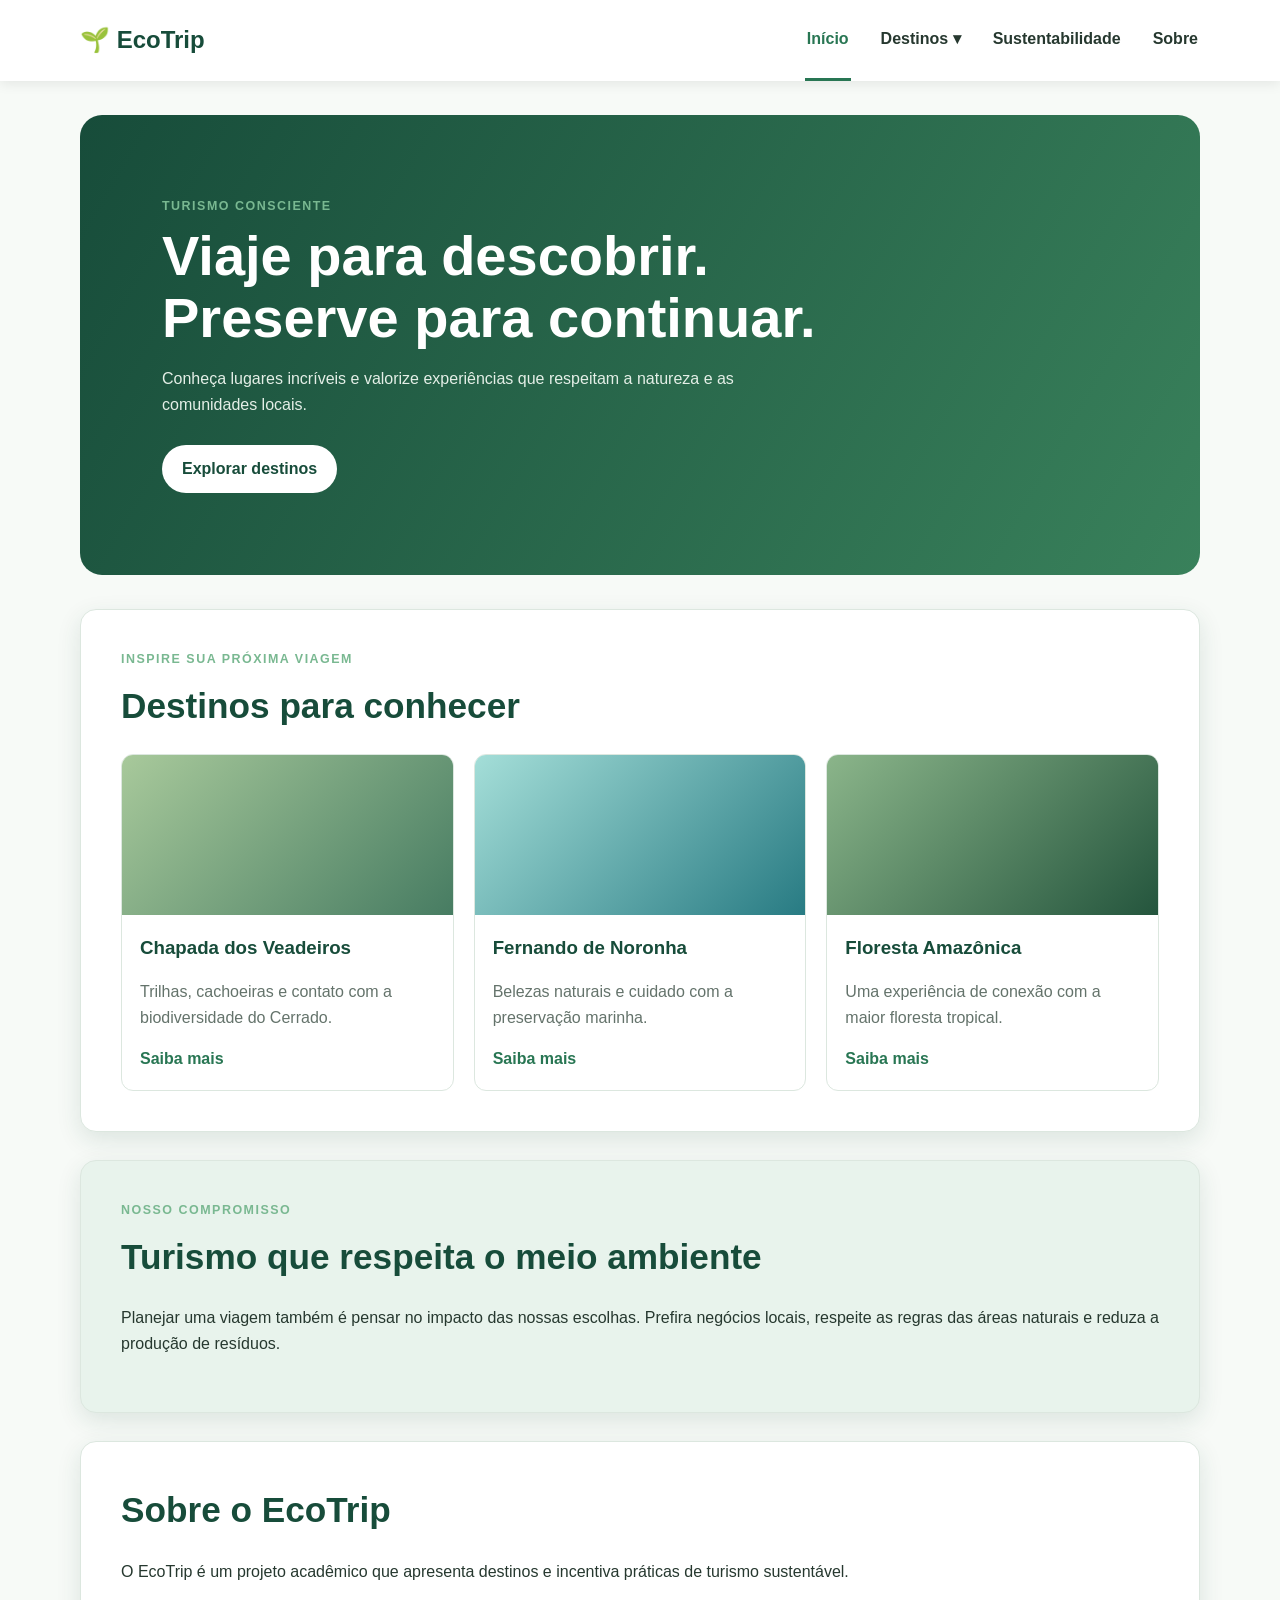
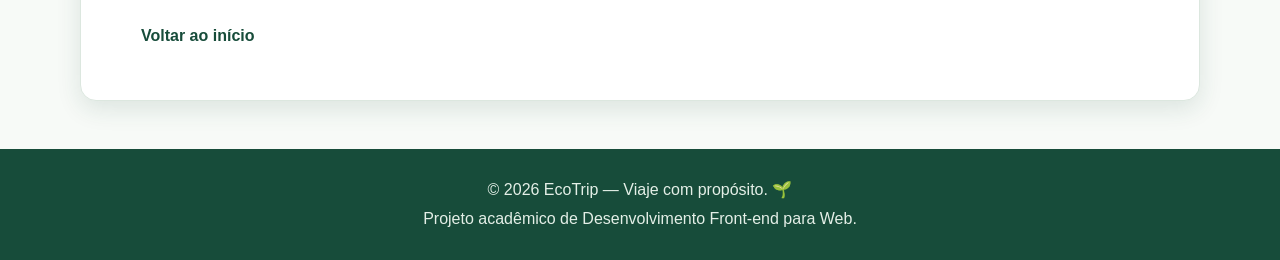
<file: CSS3 Menus e Navegação/index.html>
<!DOCTYPE html>
<html lang="pt-BR">
<head>
  <meta charset="UTF-8">
  <meta name="viewport" content="width=device-width, initial-scale=1.0">
  <meta name="description" content="Explore o EcoTrip e conheça destinos de turismo sustentável.">
  <title>EcoTrip | Menus e Navegação</title>
  <link rel="stylesheet" href="css/styles.css">
</head>
<body>
  <header class="cabecalho">
    <nav class="navbar" aria-label="Navegação principal">
      <a class="logo" href="#inicio">🌱 EcoTrip</a>

      <button class="menu-hamburguer" type="button" aria-label="Abrir menu" aria-expanded="false">
        <span class="barra"></span>
        <span class="barra"></span>
        <span class="barra"></span>
      </button>

      <ul class="menu">
        <li><a class="ativo" href="#inicio" aria-current="page">Início</a></li>
        <li class="tem-dropdown">
          <a href="#destinos">Destinos ▾</a>
          <ul class="dropdown">
            <li><a href="#chapada">Chapada dos Veadeiros</a></li>
            <li><a href="#noronha">Fernando de Noronha</a></li>
            <li><a href="#amazonia">Floresta Amazônica</a></li>
          </ul>
        </li>
        <li><a href="#sustentabilidade">Sustentabilidade</a></li>
        <li><a href="#sobre">Sobre</a></li>
      </ul>
    </nav>
  </header>

  <main id="inicio">
    <section class="hero">
      <p class="etiqueta">Turismo consciente</p>
      <h1>Viaje para descobrir. Preserve para continuar.</h1>
      <p>Conheça lugares incríveis e valorize experiências que respeitam a natureza e as comunidades locais.</p>
      <a class="botao" href="#destinos">Explorar destinos</a>
    </section>

    <section class="secao" id="destinos">
      <p class="etiqueta">Inspire sua próxima viagem</p>
      <h2>Destinos para conhecer</h2>
      <div class="grade-destinos">
        <article class="card" id="chapada">
          <div class="foto foto-chapada" role="img" aria-label="Paisagem verde de montanhas e cachoeiras"></div>
          <div class="conteudo">
            <h3>Chapada dos Veadeiros</h3>
            <p>Trilhas, cachoeiras e contato com a biodiversidade do Cerrado.</p>
            <a href="https://www.icmbio.gov.br/" target="_blank" rel="noopener noreferrer">Saiba mais</a>
          </div>
        </article>
        <article class="card" id="noronha">
          <div class="foto foto-noronha" role="img" aria-label="Praia de águas claras e vegetação tropical"></div>
          <div class="conteudo">
            <h3>Fernando de Noronha</h3>
            <p>Belezas naturais e cuidado com a preservação marinha.</p>
            <a href="https://www.icmbio.gov.br/" target="_blank" rel="noopener noreferrer">Saiba mais</a>
          </div>
        </article>
        <article class="card" id="amazonia">
          <div class="foto foto-amazonia" role="img" aria-label="Floresta tropical densa e verde"></div>
          <div class="conteudo">
            <h3>Floresta Amazônica</h3>
            <p>Uma experiência de conexão com a maior floresta tropical.</p>
            <a href="https://www.icmbio.gov.br/" target="_blank" rel="noopener noreferrer">Saiba mais</a>
          </div>
        </article>
      </div>
    </section>

    <section class="secao destaque" id="sustentabilidade">
      <p class="etiqueta">Nosso compromisso</p>
      <h2>Turismo que respeita o meio ambiente</h2>
      <p>Planejar uma viagem também é pensar no impacto das nossas escolhas. Prefira negócios locais, respeite as regras das áreas naturais e reduza a produção de resíduos.</p>
    </section>

    <section class="secao sobre" id="sobre">
      <h2>Sobre o EcoTrip</h2>
      <p>O EcoTrip é um projeto acadêmico que apresenta destinos e incentiva práticas de turismo sustentável.</p>
      <a class="botao" href="#inicio">Voltar ao início</a>
    </section>
  </main>

  <footer class="rodape">
    <p>© 2026 EcoTrip — Viaje com propósito. 🌱</p>
    <p>Projeto acadêmico de Desenvolvimento Front-end para Web.</p>
  </footer>
</body>
</html>
</file>
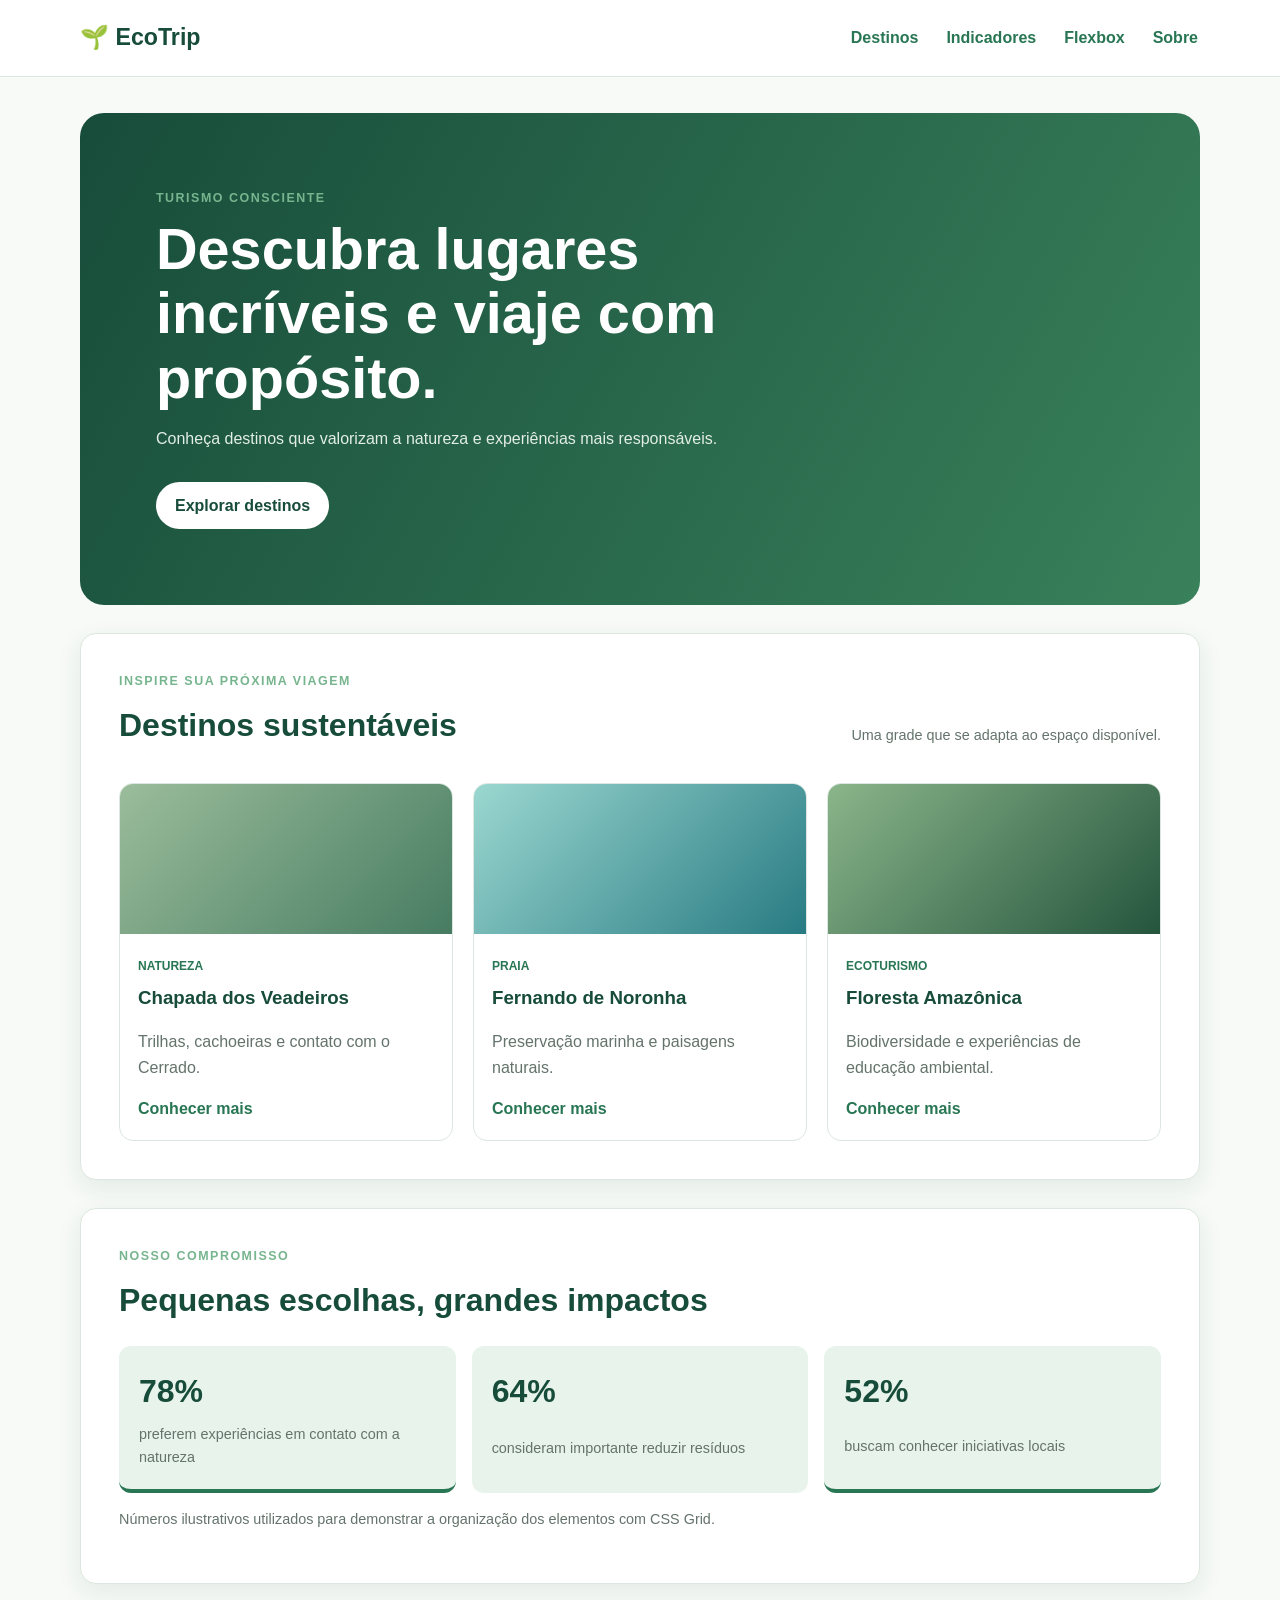
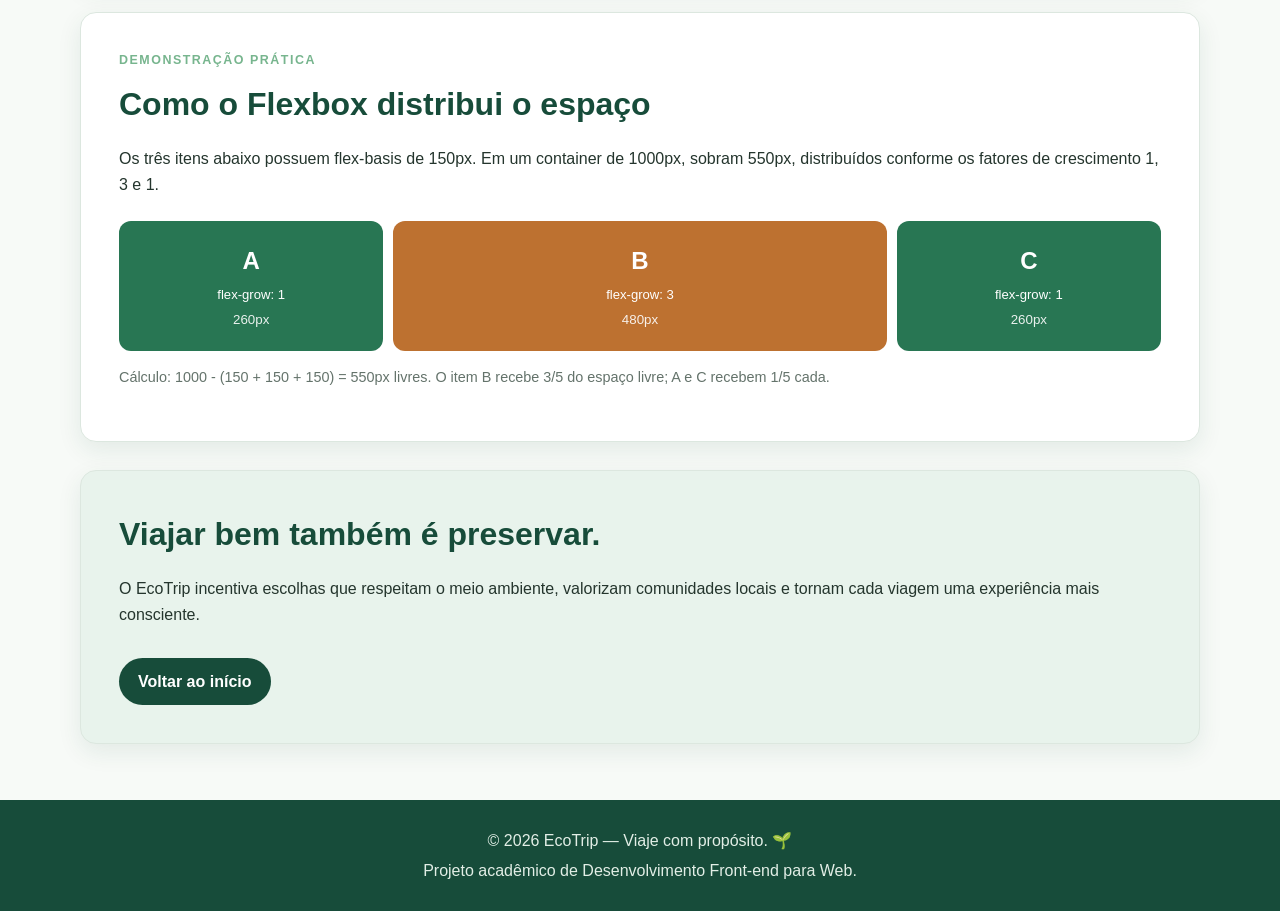
<file: CSS3 Pseudo-classes Flexbox e Grid/index.html>
<!DOCTYPE html>
<html lang="pt-BR">
<head>
  <meta charset="UTF-8">
  <meta name="viewport" content="width=device-width, initial-scale=1.0">
  <meta name="description" content="EcoTrip: destinos e experiências de turismo sustentável.">
  <title>EcoTrip | Atividade 07 - Flexbox e Grid</title>
  <link rel="stylesheet" href="css/styles.css">
  <script src="js/script.js" defer></script>
</head>
<body>
  <header class="topo" id="inicio">
    <a class="marca" href="#inicio" aria-label="EcoTrip - início">🌱 EcoTrip</a>
    <nav class="navegacao" aria-label="Navegação principal">
      <a href="#destinos">Destinos</a>
      <a href="#indicadores">Indicadores</a>
      <a href="#flexbox">Flexbox</a>
      <a href="#sobre">Sobre</a>
    </nav>
  </header>

  <main class="pagina">
    <section class="apresentacao">
      <p class="etiqueta">Turismo consciente</p>
      <h1>Descubra lugares incríveis e viaje com propósito.</h1>
      <p>Conheça destinos que valorizam a natureza e experiências mais responsáveis.</p>
      <a class="botao" href="#destinos">Explorar destinos</a>
    </section>

    <section class="secao" id="destinos">
      <div class="cabecalho-secao">
        <div>
          <p class="etiqueta">Inspire sua próxima viagem</p>
          <h2>Destinos sustentáveis</h2>
        </div>
        <p class="texto-apoio">Uma grade que se adapta ao espaço disponível.</p>
      </div>

      <div class="grade-destinos">
        <article class="card-destino">
          <div class="imagem-destino imagem-chapada" role="img" aria-label="Paisagem de montanhas e cachoeiras"></div>
          <div class="conteudo-card">
            <span class="categoria">Natureza</span>
            <h3>Chapada dos Veadeiros</h3>
            <p>Trilhas, cachoeiras e contato com o Cerrado.</p>
            <a href="https://www.icmbio.gov.br/" target="_blank" rel="noopener noreferrer">Conhecer mais</a>
          </div>
        </article>

        <article class="card-destino">
          <div class="imagem-destino imagem-praia" role="img" aria-label="Praia de águas claras cercada por vegetação"></div>
          <div class="conteudo-card">
            <span class="categoria">Praia</span>
            <h3>Fernando de Noronha</h3>
            <p>Preservação marinha e paisagens naturais.</p>
            <a href="https://www.icmbio.gov.br/" target="_blank" rel="noopener noreferrer">Conhecer mais</a>
          </div>
        </article>

        <article class="card-destino">
          <div class="imagem-destino imagem-floresta" role="img" aria-label="Floresta verde com vegetação abundante"></div>
          <div class="conteudo-card">
            <span class="categoria">Ecoturismo</span>
            <h3>Floresta Amazônica</h3>
            <p>Biodiversidade e experiências de educação ambiental.</p>
            <a href="https://www.icmbio.gov.br/" target="_blank" rel="noopener noreferrer">Conhecer mais</a>
          </div>
        </article>
      </div>
    </section>

    <section class="secao indicadores" id="indicadores">
      <p class="etiqueta">Nosso compromisso</p>
      <h2>Pequenas escolhas, grandes impactos</h2>
      <div class="grade-indicadores">
        <article class="indicador"><strong>78%</strong><span>preferem experiências em contato com a natureza</span></article>
        <article class="indicador"><strong>64%</strong><span>consideram importante reduzir resíduos</span></article>
        <article class="indicador"><strong>52%</strong><span>buscam conhecer iniciativas locais</span></article>
      </div>
      <p class="observacao">Números ilustrativos utilizados para demonstrar a organização dos elementos com CSS Grid.</p>
    </section>

    <section class="secao exemplo-flex" id="flexbox">
      <p class="etiqueta">Demonstração prática</p>
      <h2>Como o Flexbox distribui o espaço</h2>
      <p>Os três itens abaixo possuem flex-basis de 150px. Em um container de 1000px, sobram 550px, distribuídos conforme os fatores de crescimento 1, 3 e 1.</p>
      <div class="container-flex">
        <div class="item-flex item-a"><strong>A</strong><span>flex-grow: 1</span><small>260px</small></div>
        <div class="item-flex item-b"><strong>B</strong><span>flex-grow: 3</span><small>480px</small></div>
        <div class="item-flex item-c"><strong>C</strong><span>flex-grow: 1</span><small>260px</small></div>
      </div>
      <p class="observacao">Cálculo: 1000 - (150 + 150 + 150) = 550px livres. O item B recebe 3/5 do espaço livre; A e C recebem 1/5 cada.</p>
    </section>

    <section class="secao sobre" id="sobre">
      <h2>Viajar bem também é preservar.</h2>
      <p>O EcoTrip incentiva escolhas que respeitam o meio ambiente, valorizam comunidades locais e tornam cada viagem uma experiência mais consciente.</p>
      <a class="botao botao-secundario" href="#inicio">Voltar ao início</a>
    </section>
  </main>

  <footer class="rodape">
    <p>© 2026 EcoTrip — Viaje com propósito. 🌱</p>
    <p>Projeto acadêmico de Desenvolvimento Front-end para Web.</p>
  </footer>
</body>
</html>
</file>
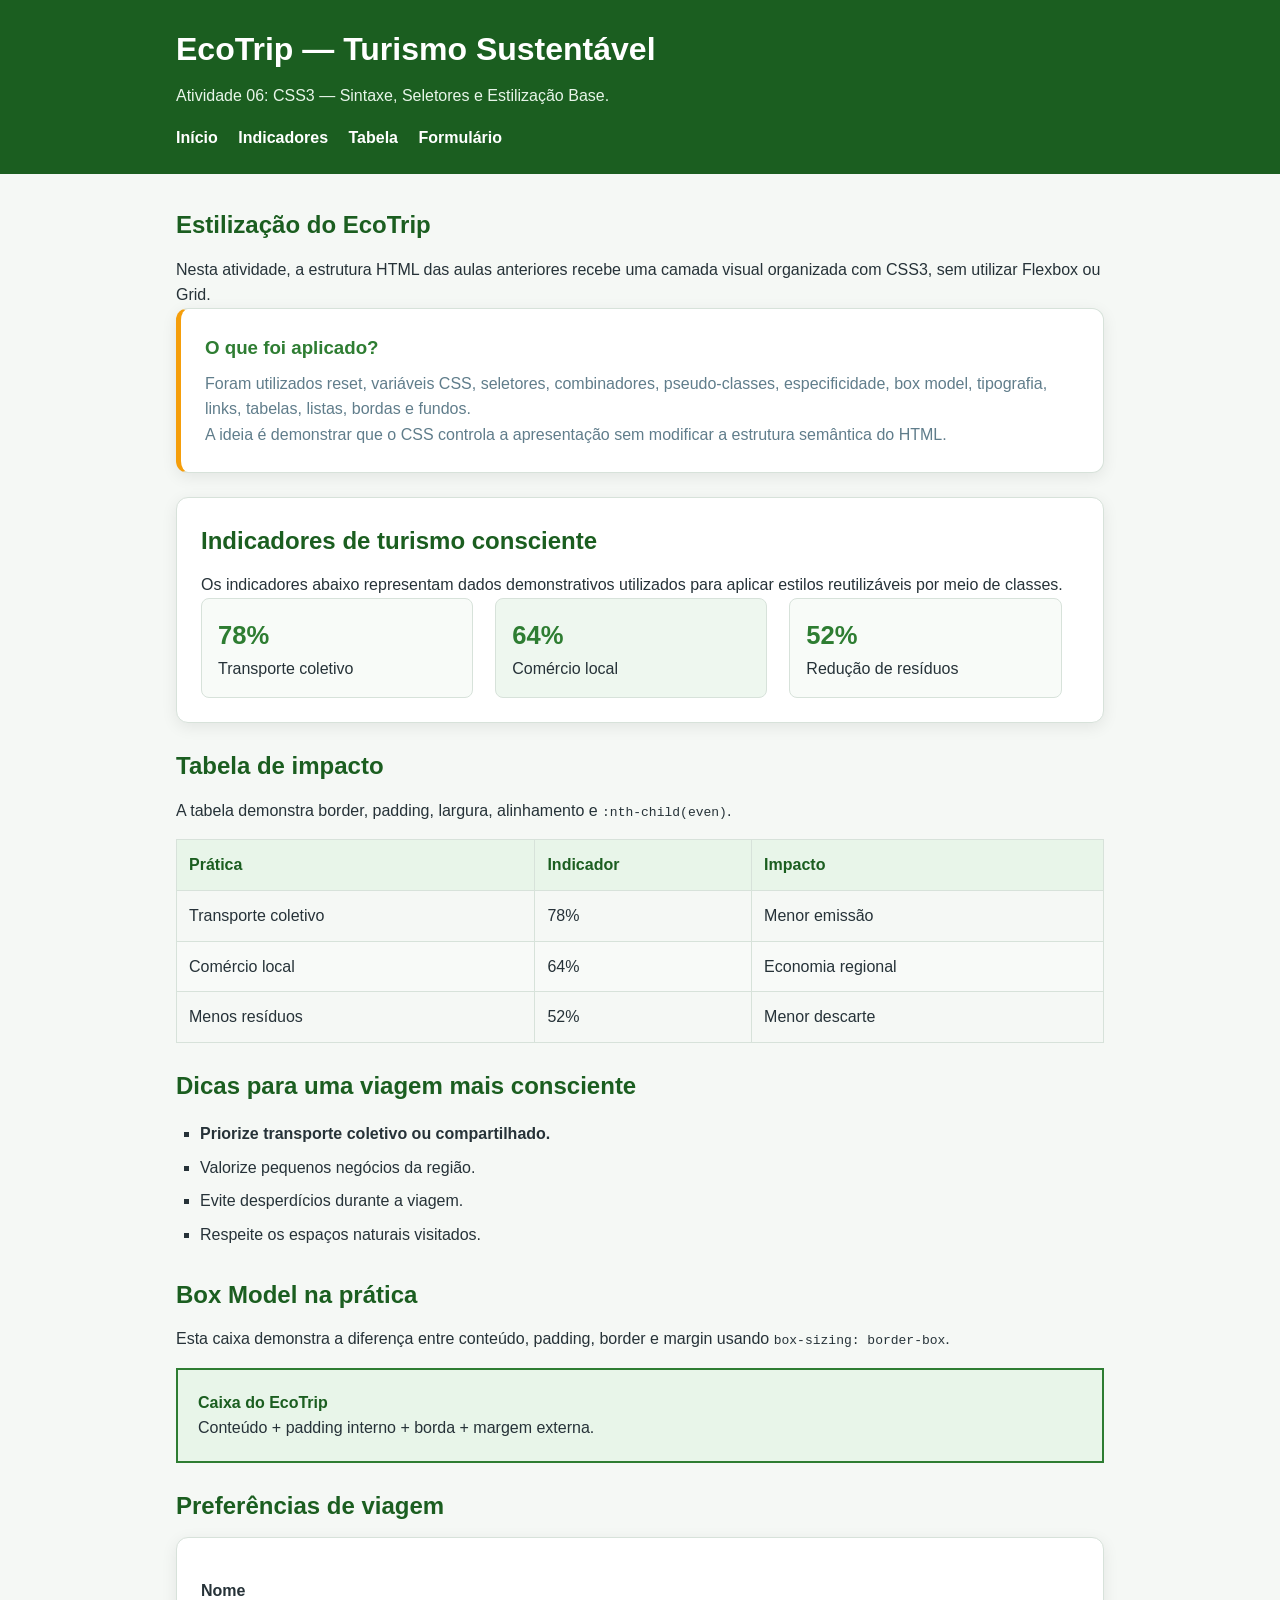
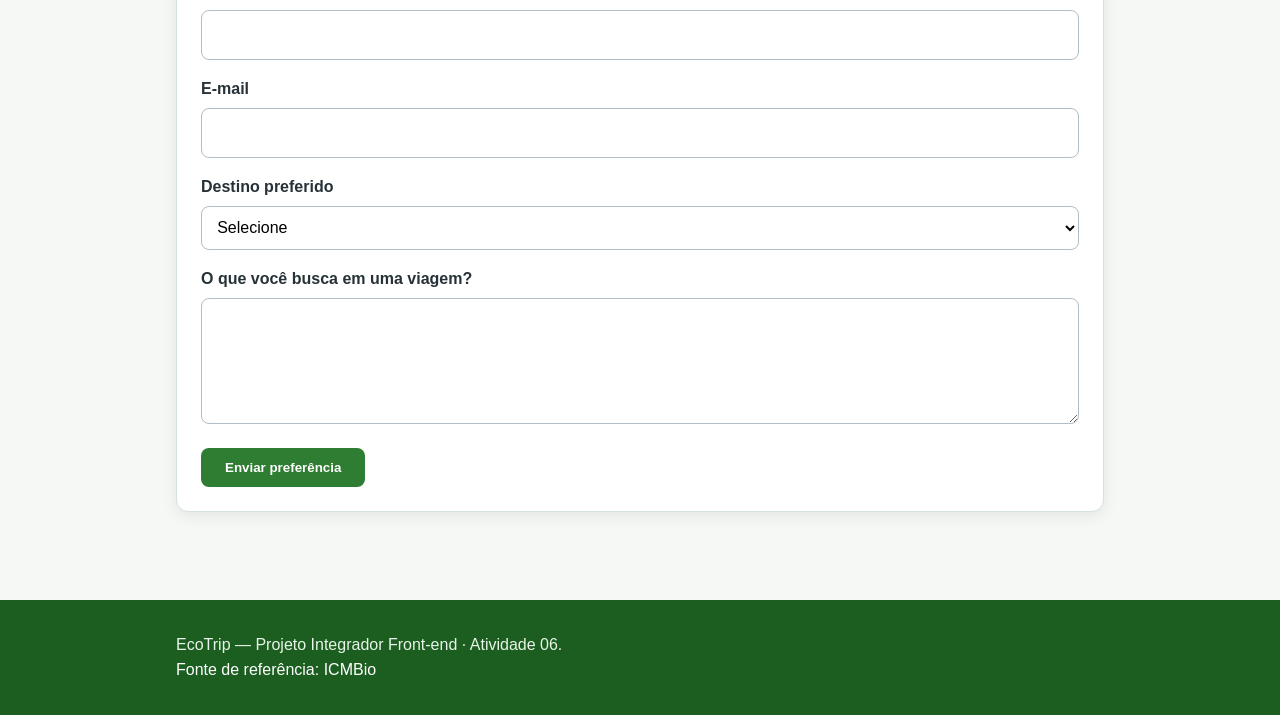
<file: CSS3 Sintaxe Seletores e Estilização/index.html>
<!DOCTYPE html>
<html lang="pt-BR">
<head>
  <meta charset="UTF-8">
  <meta name="viewport" content="width=device-width, initial-scale=1.0">
  <meta name="description" content="EcoTrip — Atividade 06 sobre CSS3, seletores, especificidade e box model.">
  <title>EcoTrip | Atividade 06 — CSS3</title>

  <link rel="stylesheet" href="css/reset.css">
  <link rel="stylesheet" href="css/styles.css">
</head>

<body>

  <header id="cabecalho-principal">
    <div class="container">
      <h1>EcoTrip — Turismo Sustentável</h1>
      <p>Atividade 06: CSS3 — Sintaxe, Seletores e Estilização Base.</p>

      <nav aria-label="Navegação principal">
        <ul class="nav-list">
          <li><a href="#inicio">Início</a></li>
          <li><a href="#indicadores">Indicadores</a></li>
          <li><a href="#tabela">Tabela</a></li>
          <li><a href="#formulario">Formulário</a></li>
        </ul>
      </nav>
    </div>
  </header>

  <main id="inicio">
    <div class="container">

      <section>
        <h2>Estilização do EcoTrip</h2>
        <p>
          Nesta atividade, a estrutura HTML das aulas anteriores recebe uma
          camada visual organizada com CSS3, sem utilizar Flexbox ou Grid.
        </p>

        <article class="card destaque">
          <h3>O que foi aplicado?</h3>
          <p>
            Foram utilizados reset, variáveis CSS, seletores, combinadores,
            pseudo-classes, especificidade, box model, tipografia, links,
            tabelas, listas, bordas e fundos.
          </p>
          <p>
            A ideia é demonstrar que o CSS controla a apresentação sem
            modificar a estrutura semântica do HTML.
          </p>
        </article>
      </section>

      <section id="indicadores">
        <h2>Indicadores de turismo consciente</h2>
        <p>
          Os indicadores abaixo representam dados demonstrativos utilizados
          para aplicar estilos reutilizáveis por meio de classes.
        </p>

        <div class="indicador">
          <strong>78%</strong>
          <span>Transporte coletivo</span>
        </div>

        <div class="indicador">
          <strong>64%</strong>
          <span>Comércio local</span>
        </div>

        <div class="indicador">
          <strong>52%</strong>
          <span>Redução de resíduos</span>
        </div>
      </section>

      <section id="tabela">
        <h2>Tabela de impacto</h2>
        <p>
          A tabela demonstra border, padding, largura, alinhamento e
          <code>:nth-child(even)</code>.
        </p>

        <table class="tabela-impacto">
          <thead>
            <tr>
              <th>Prática</th>
              <th>Indicador</th>
              <th>Impacto</th>
            </tr>
          </thead>
          <tbody>
            <tr>
              <td>Transporte coletivo</td>
              <td>78%</td>
              <td>Menor emissão</td>
            </tr>
            <tr>
              <td>Comércio local</td>
              <td>64%</td>
              <td>Economia regional</td>
            </tr>
            <tr>
              <td>Menos resíduos</td>
              <td>52%</td>
              <td>Menor descarte</td>
            </tr>
          </tbody>
        </table>
      </section>

      <section>
        <h2>Dicas para uma viagem mais consciente</h2>
        <ul class="lista-dicas">
          <li>Priorize transporte coletivo ou compartilhado.</li>
          <li>Valorize pequenos negócios da região.</li>
          <li>Evite desperdícios durante a viagem.</li>
          <li>Respeite os espaços naturais visitados.</li>
        </ul>
      </section>

      <section>
        <h2>Box Model na prática</h2>
        <p>
          Esta caixa demonstra a diferença entre conteúdo, padding, border e
          margin usando <code>box-sizing: border-box</code>.
        </p>

        <div class="box-model-demo">
          <strong>Caixa do EcoTrip</strong>
          <p>
            Conteúdo + padding interno + borda + margem externa.
          </p>
        </div>
      </section>

      <section id="formulario">
        <h2>Preferências de viagem</h2>

        <form class="formulario" action="#" method="post">
          <label for="nome">Nome</label>
          <input type="text" id="nome" name="nome" required>

          <label for="email">E-mail</label>
          <input type="email" id="email" name="email" required>

          <label for="destino">Destino preferido</label>
          <select id="destino" name="destino" required>
            <option value="">Selecione</option>
            <option value="praia">Praia</option>
            <option value="montanha">Montanha</option>
            <option value="ecoturismo">Ecoturismo</option>
            <option value="cidade">Cidade histórica</option>
          </select>

          <label for="mensagem">O que você busca em uma viagem?</label>
          <textarea id="mensagem" name="mensagem" rows="4"></textarea>

          <button class="botao" type="submit">Enviar preferência</button>
        </form>
      </section>

    </div>
  </main>

  <footer>
    <div class="container">
      <p>EcoTrip — Projeto Integrador Front-end · Atividade 06.</p>
      <p>
        <a href="https://www.icmbio.gov.br/" target="_blank" rel="noopener noreferrer">
          Fonte de referência: ICMBio
        </a>
      </p>
    </div>
  </footer>

</body>
</html>
</file>
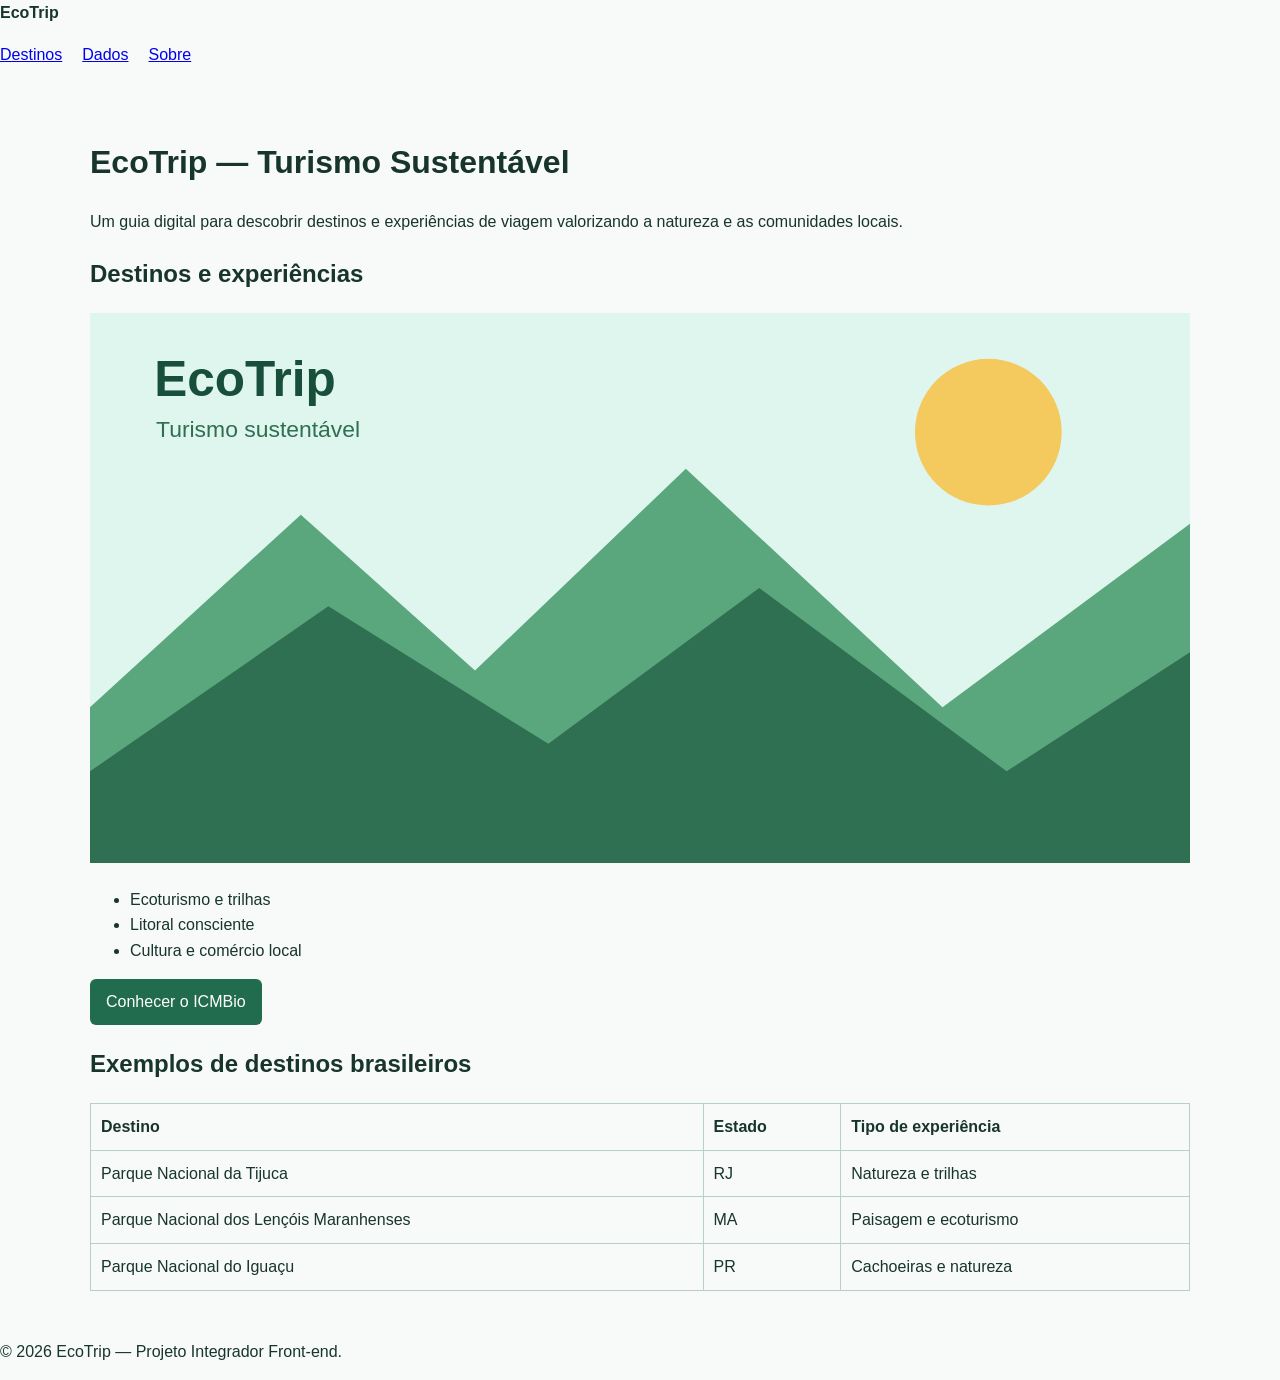
<file: Estrutura HTML5 e Conceitos Web/index.html>
<!DOCTYPE html>
<html lang="pt-BR">
<head>
  <meta charset="UTF-8">
  <meta name="viewport" content="width=device-width, initial-scale=1.0">
  <meta name="description" content="EcoTrip — turismo sustentável.">
  <title>EcoTrip | Turismo Sustentável</title>
  <link rel="stylesheet" href="css/base.css">
</head>
<body>
  <header>
    <nav aria-label="Navegação principal">
      <strong>EcoTrip</strong>
      <ul>
        <li><a href="#destinos">Destinos</a></li>
        <li><a href="#dados">Dados</a></li>
        <li><a href="sobre.html">Sobre</a></li>
      </ul>
    </nav>
  </header>
  <main>
    <h1>EcoTrip — Turismo Sustentável</h1>
    <p>Um guia digital para descobrir destinos e experiências de viagem valorizando a natureza e as comunidades locais.</p>

    <section id="destinos">
      <h2>Destinos e experiências</h2>
      <img src="assets/images/ecotrip.svg" alt="Ilustração de montanhas e paisagem natural representando o projeto EcoTrip">
      <ul>
        <li>Ecoturismo e trilhas</li>
        <li>Litoral consciente</li>
        <li>Cultura e comércio local</li>
      </ul>
      <p><a class="button" href="https://www.gov.br/icmbio/pt-br" target="_blank" rel="noopener noreferrer">Conhecer o ICMBio</a></p>
    </section>

    <section id="dados">
      <h2>Exemplos de destinos brasileiros</h2>
      <table>
        <thead><tr><th>Destino</th><th>Estado</th><th>Tipo de experiência</th></tr></thead>
        <tbody>
          <tr><td>Parque Nacional da Tijuca</td><td>RJ</td><td>Natureza e trilhas</td></tr>
          <tr><td>Parque Nacional dos Lençóis Maranhenses</td><td>MA</td><td>Paisagem e ecoturismo</td></tr>
          <tr><td>Parque Nacional do Iguaçu</td><td>PR</td><td>Cachoeiras e natureza</td></tr>
        </tbody>
      </table>
    </section>
  </main>
  <footer>
    <p>© 2026 EcoTrip — Projeto Integrador Front-end.</p>
  </footer>
  <script src="js/script.js"></script>
</body>
</html>
</file>
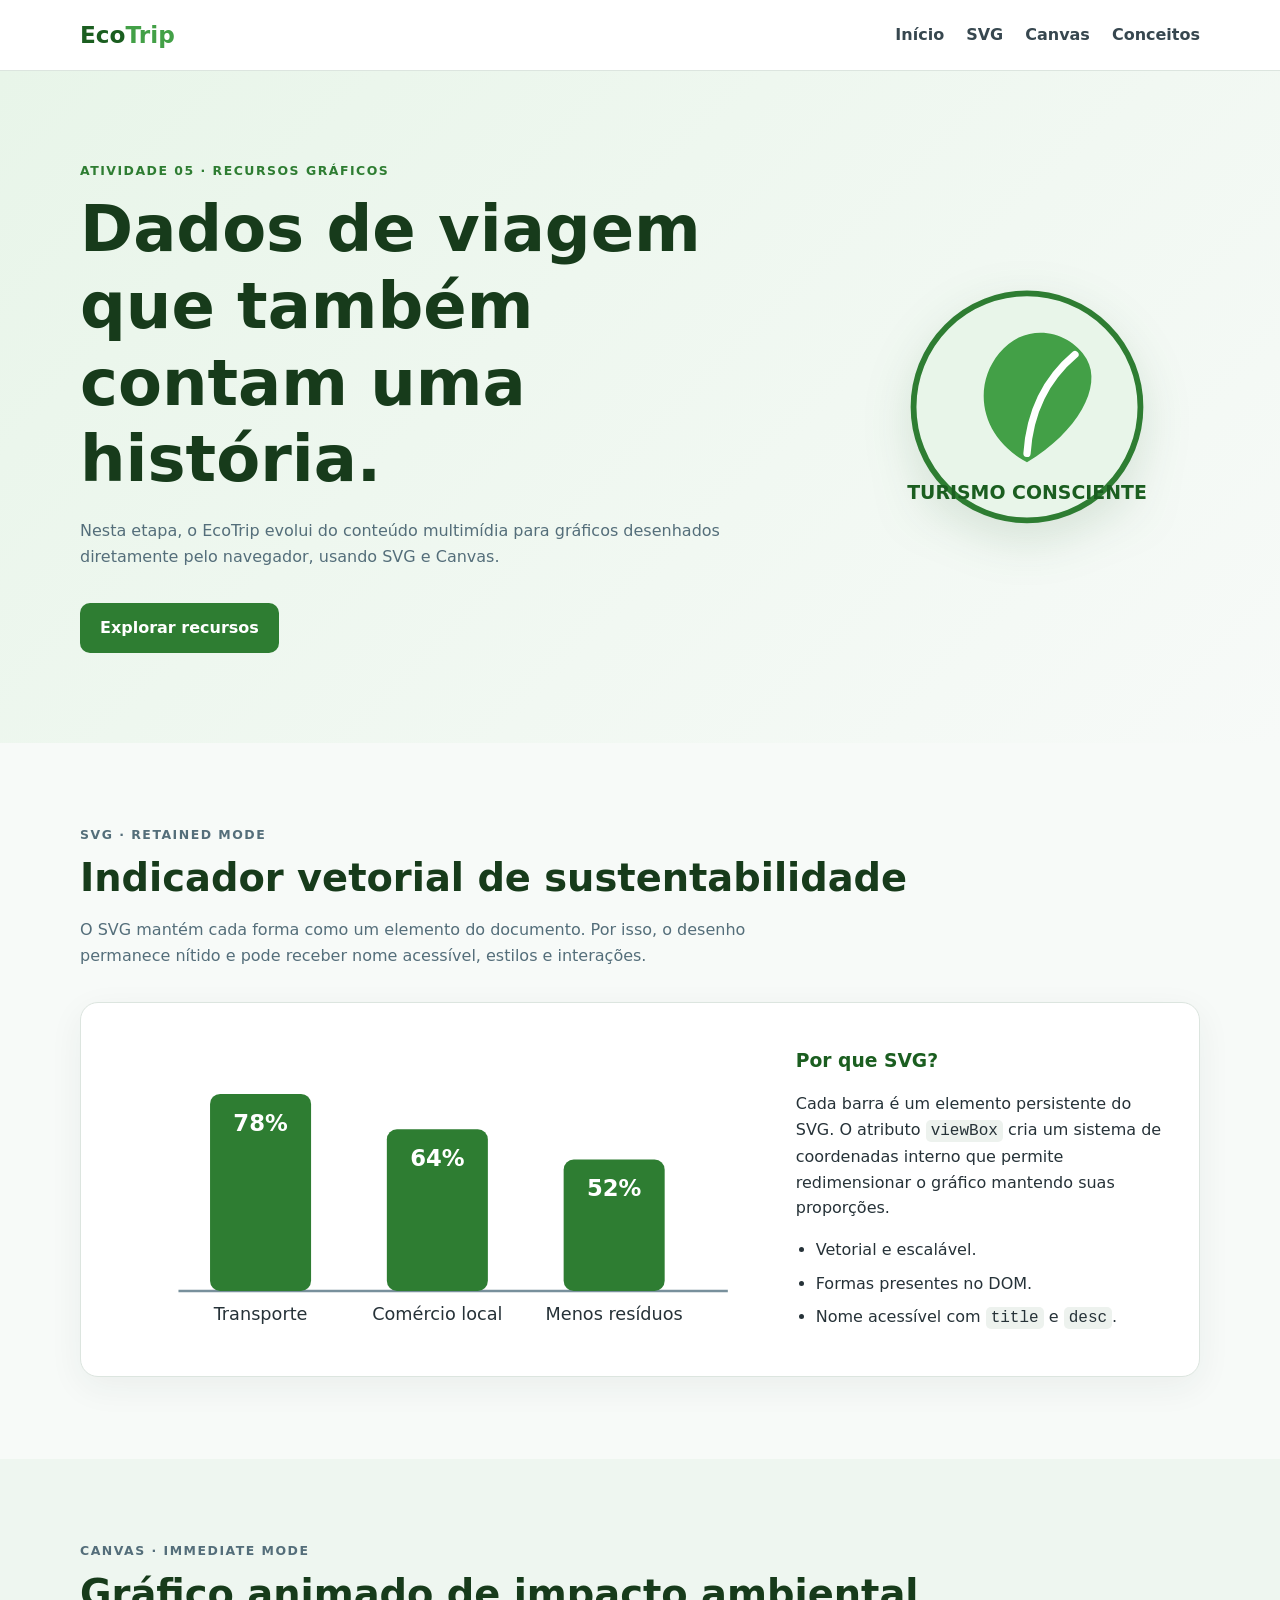
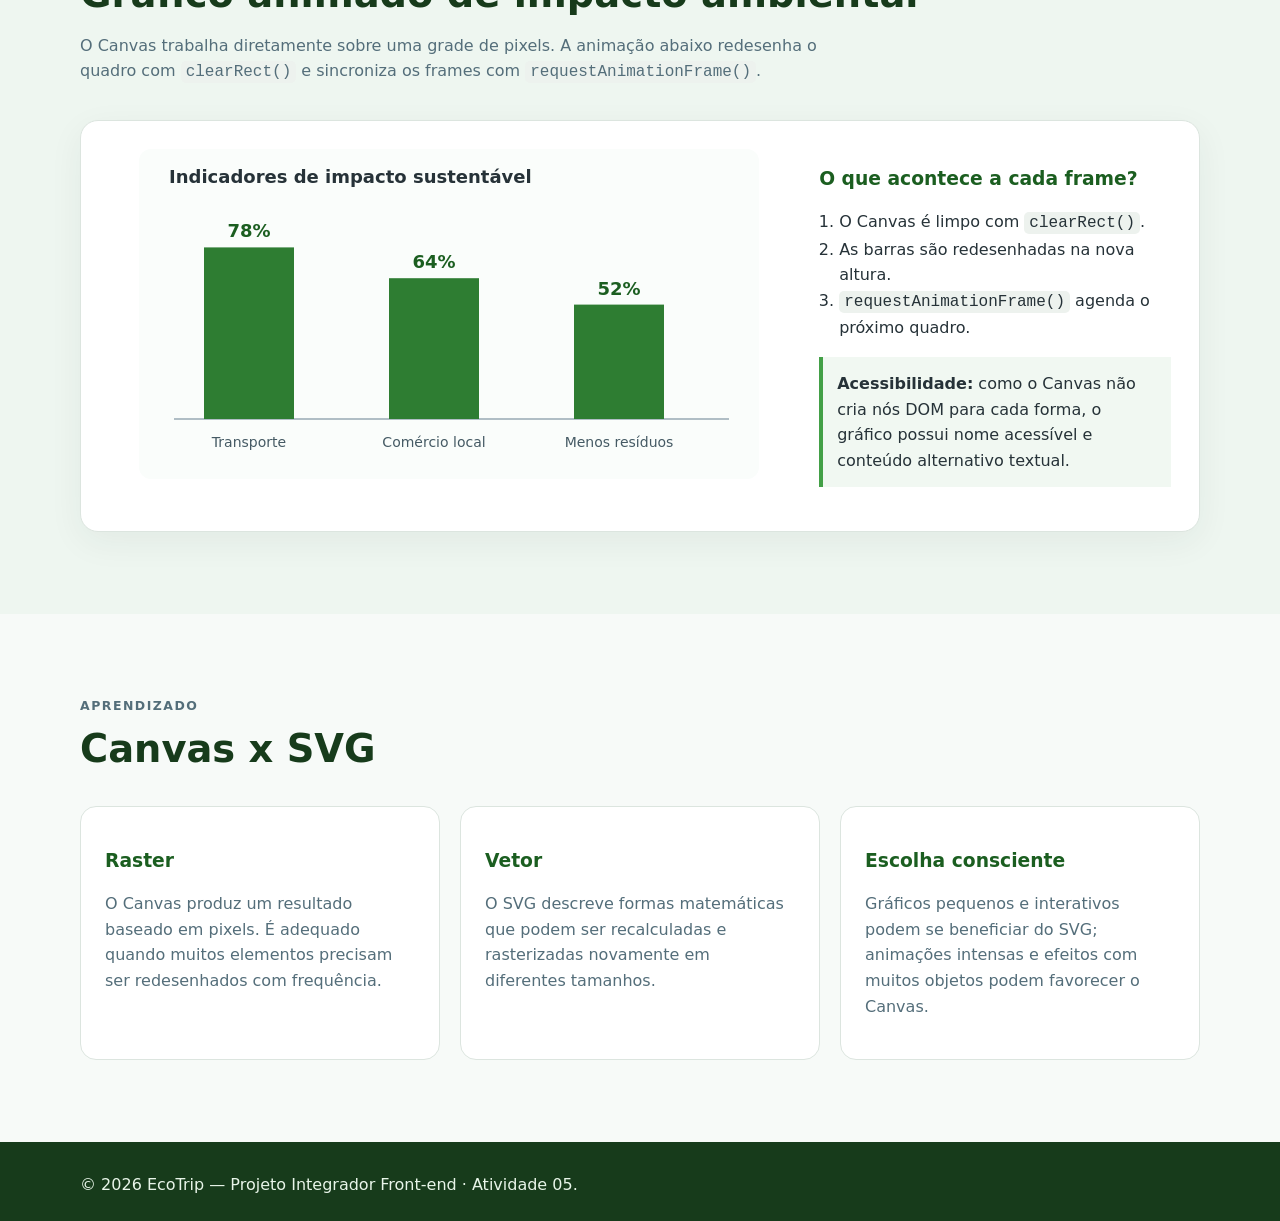
<file: HTML5 Canvas e SVG/index.html>
<!DOCTYPE html>
<html lang="pt-BR">
<head>
  <meta charset="UTF-8">
  <meta name="viewport" content="width=device-width, initial-scale=1.0">
  <meta name="description" content="EcoTrip — recursos gráficos com SVG e Canvas aplicados a indicadores de turismo sustentável.">
  <title>EcoTrip | Gráficos e Indicadores</title>
  <link rel="stylesheet" href="css/styles.css">
</head>
<body>
  <header class="site-header">
    <nav class="nav container" aria-label="Navegação principal">
      <a class="logo" href="#inicio">Eco<span>Trip</span></a>
      <ul class="nav-links">
        <li><a href="#inicio">Início</a></li>
        <li><a href="#svg">SVG</a></li>
        <li><a href="#canvas">Canvas</a></li>
        <li><a href="#conceitos">Conceitos</a></li>
      </ul>
    </nav>
  </header>

  <main>
    <section id="inicio" class="hero">
      <div class="container hero-grid">
        <div>
          <p class="eyebrow">ATIVIDADE 05 · RECURSOS GRÁFICOS</p>
          <h1>Dados de viagem que também contam uma história.</h1>
          <p class="hero-text">Nesta etapa, o EcoTrip evolui do conteúdo multimídia para gráficos desenhados diretamente pelo navegador, usando SVG e Canvas.</p>
          <a class="button" href="#svg">Explorar recursos</a>
        </div>

        <div class="hero-badge" aria-label="Indicador visual: turismo consciente">
          <svg viewBox="0 0 220 180" role="img" aria-labelledby="titulo-badge desc-badge">
            <title id="titulo-badge">Selo Turismo Consciente</title>
            <desc id="desc-badge">Selo vetorial com uma folha e a mensagem Turismo Consciente.</desc>
            <circle cx="110" cy="90" r="78" fill="#e8f5e9" stroke="#2e7d32" stroke-width="4" />
            <path d="M110 128 C78 111 72 76 91 53 C109 31 139 37 151 57 C162 76 145 107 110 128Z" fill="#43a047" />
            <path d="M110 122 C112 92 124 70 143 54" fill="none" stroke="#ffffff" stroke-width="5" stroke-linecap="round" />
            <text x="110" y="153" text-anchor="middle" font-size="13" font-weight="700" fill="#1b5e20">TURISMO CONSCIENTE</text>
          </svg>
        </div>
      </div>
    </section>

    <section id="svg" class="section container">
      <div class="section-heading">
        <p class="eyebrow">SVG · RETAINED MODE</p>
        <h2>Indicador vetorial de sustentabilidade</h2>
        <p>O SVG mantém cada forma como um elemento do documento. Por isso, o desenho permanece nítido e pode receber nome acessível, estilos e interações.</p>
      </div>

      <div class="visual-card">
        <div class="svg-panel">
          <svg viewBox="0 0 520 250" role="img" aria-labelledby="grafico-svg-titulo grafico-svg-desc">
            <title id="grafico-svg-titulo">Indicadores de sustentabilidade do EcoTrip</title>
            <desc id="grafico-svg-desc">Três indicadores: transporte coletivo 78 por cento, comércio local 64 por cento e redução de resíduos 52 por cento.</desc>
            <line x1="55" y1="205" x2="490" y2="205" stroke="#78909c" stroke-width="2" />
            <g fill="#2e7d32">
              <rect x="80" y="49" width="80" height="156" rx="8" />
              <rect x="220" y="77" width="80" height="128" rx="8" />
              <rect x="360" y="101" width="80" height="104" rx="8" />
            </g>
            <g fill="#ffffff" font-size="18" font-weight="700" text-anchor="middle">
              <text x="120" y="78">78%</text>
              <text x="260" y="106">64%</text>
              <text x="400" y="130">52%</text>
            </g>
            <g fill="#263238" font-size="14" text-anchor="middle">
              <text x="120" y="228">Transporte</text>
              <text x="260" y="228">Comércio local</text>
              <text x="400" y="228">Menos resíduos</text>
            </g>
          </svg>
        </div>
        <div class="explanation">
          <h3>Por que SVG?</h3>
          <p>Cada barra é um elemento persistente do SVG. O atributo <code>viewBox</code> cria um sistema de coordenadas interno que permite redimensionar o gráfico mantendo suas proporções.</p>
          <ul class="check-list">
            <li>Vetorial e escalável.</li>
            <li>Formas presentes no DOM.</li>
            <li>Nome acessível com <code>title</code> e <code>desc</code>.</li>
          </ul>
        </div>
      </div>
    </section>

    <section id="canvas" class="section section-soft">
      <div class="container">
        <div class="section-heading">
          <p class="eyebrow">CANVAS · IMMEDIATE MODE</p>
          <h2>Gráfico animado de impacto ambiental</h2>
          <p>O Canvas trabalha diretamente sobre uma grade de pixels. A animação abaixo redesenha o quadro com <code>clearRect()</code> e sincroniza os frames com <code>requestAnimationFrame()</code>.</p>
        </div>

        <div class="canvas-card">
          <div class="canvas-wrapper">
            <canvas id="impactoCanvas" width="620" height="330" role="img" aria-labelledby="canvas-titulo" aria-describedby="canvas-fallback">
              <span id="canvas-titulo">Gráfico animado de impacto ambiental do EcoTrip.</span>
              <span id="canvas-fallback">Indicadores: transporte coletivo 78 por cento, comércio local 64 por cento e redução de resíduos 52 por cento.</span>
            </canvas>
          </div>
          <div class="canvas-info">
            <h3>O que acontece a cada frame?</h3>
            <ol>
              <li>O Canvas é limpo com <code>clearRect()</code>.</li>
              <li>As barras são redesenhadas na nova altura.</li>
              <li><code>requestAnimationFrame()</code> agenda o próximo quadro.</li>
            </ol>
            <p class="note"><strong>Acessibilidade:</strong> como o Canvas não cria nós DOM para cada forma, o gráfico possui nome acessível e conteúdo alternativo textual.</p>
          </div>
        </div>
      </div>
    </section>

    <section id="conceitos" class="section container">
      <div class="section-heading">
        <p class="eyebrow">APRENDIZADO</p>
        <h2>Canvas x SVG</h2>
      </div>
      <div class="cards">
        <article class="card"><h3>Raster</h3><p>O Canvas produz um resultado baseado em pixels. É adequado quando muitos elementos precisam ser redesenhados com frequência.</p></article>
        <article class="card"><h3>Vetor</h3><p>O SVG descreve formas matemáticas que podem ser recalculadas e rasterizadas novamente em diferentes tamanhos.</p></article>
        <article class="card"><h3>Escolha consciente</h3><p>Gráficos pequenos e interativos podem se beneficiar do SVG; animações intensas e efeitos com muitos objetos podem favorecer o Canvas.</p></article>
      </div>
    </section>
  </main>

  <footer class="footer">
    <div class="container">
      <p>© 2026 EcoTrip — Projeto Integrador Front-end · Atividade 05.</p>
    </div>
  </footer>

  <script src="js/script.js"></script>
</body>
</html>
</file>
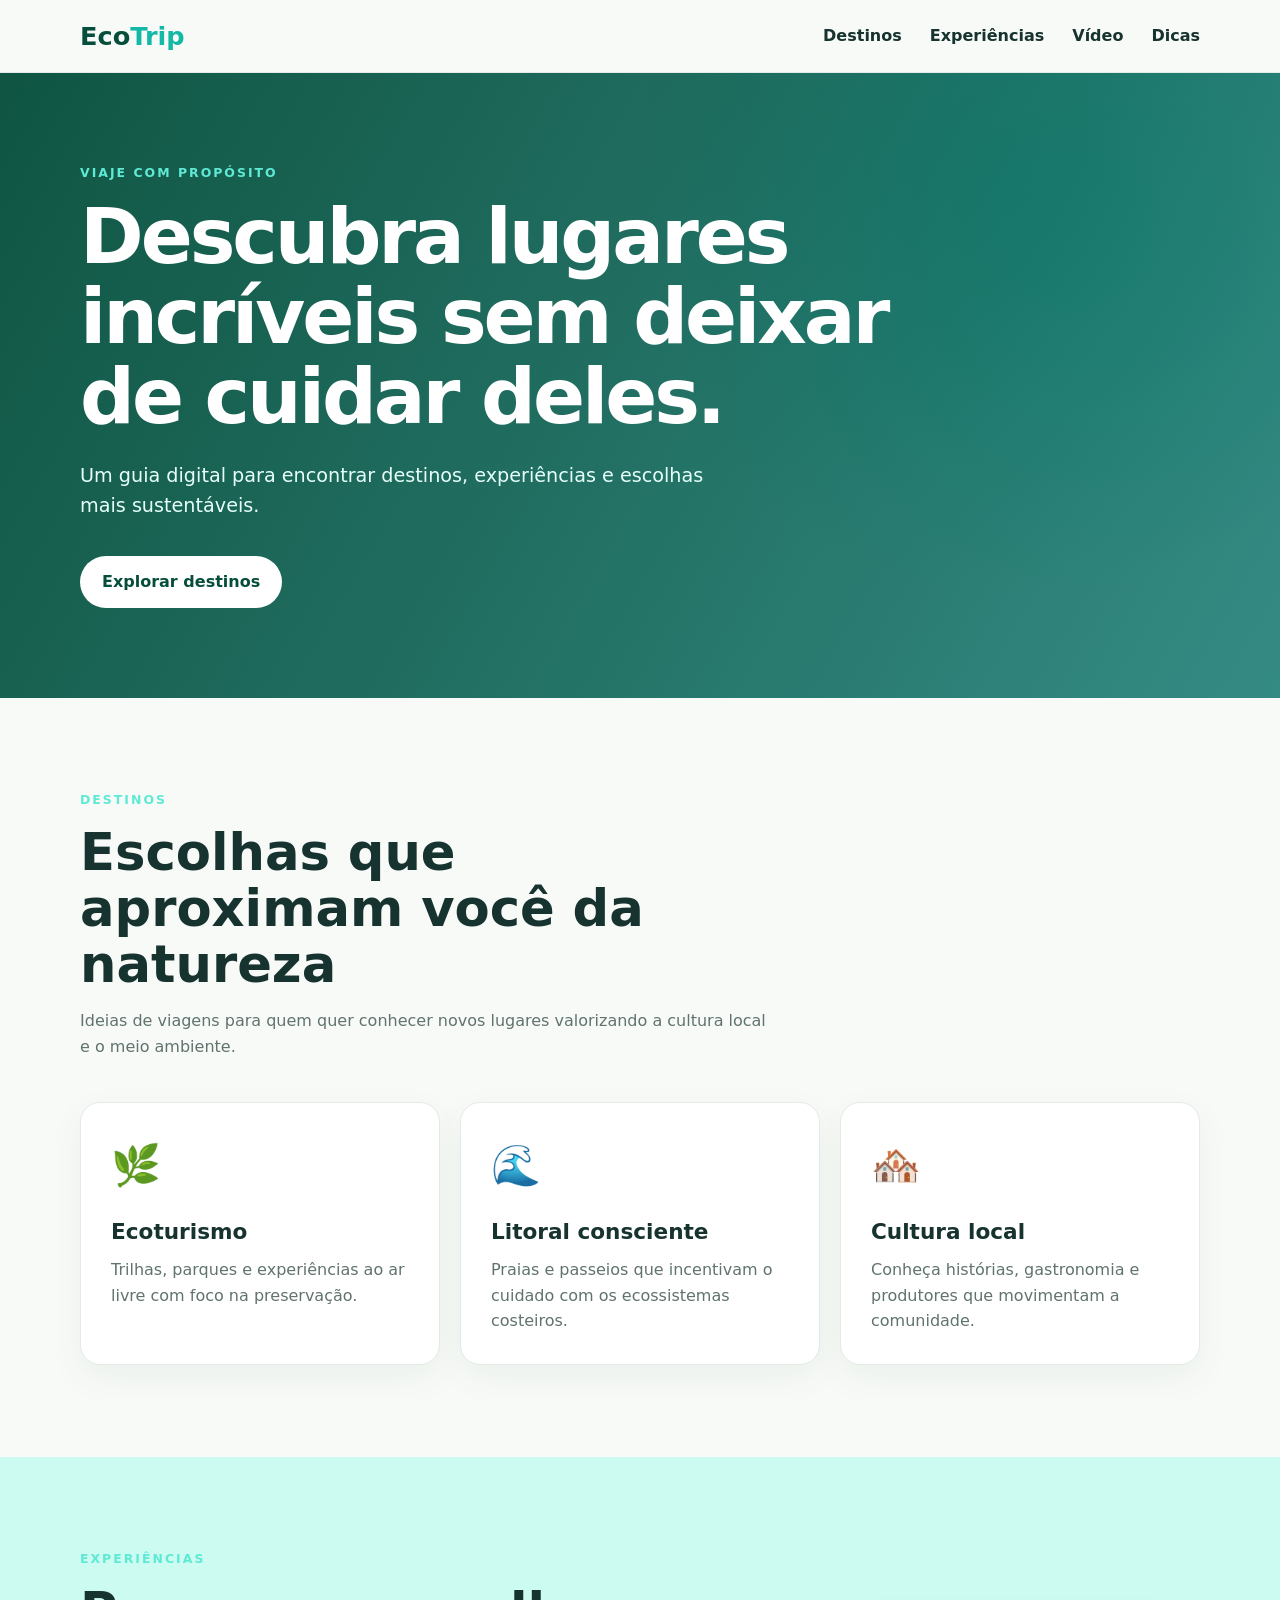
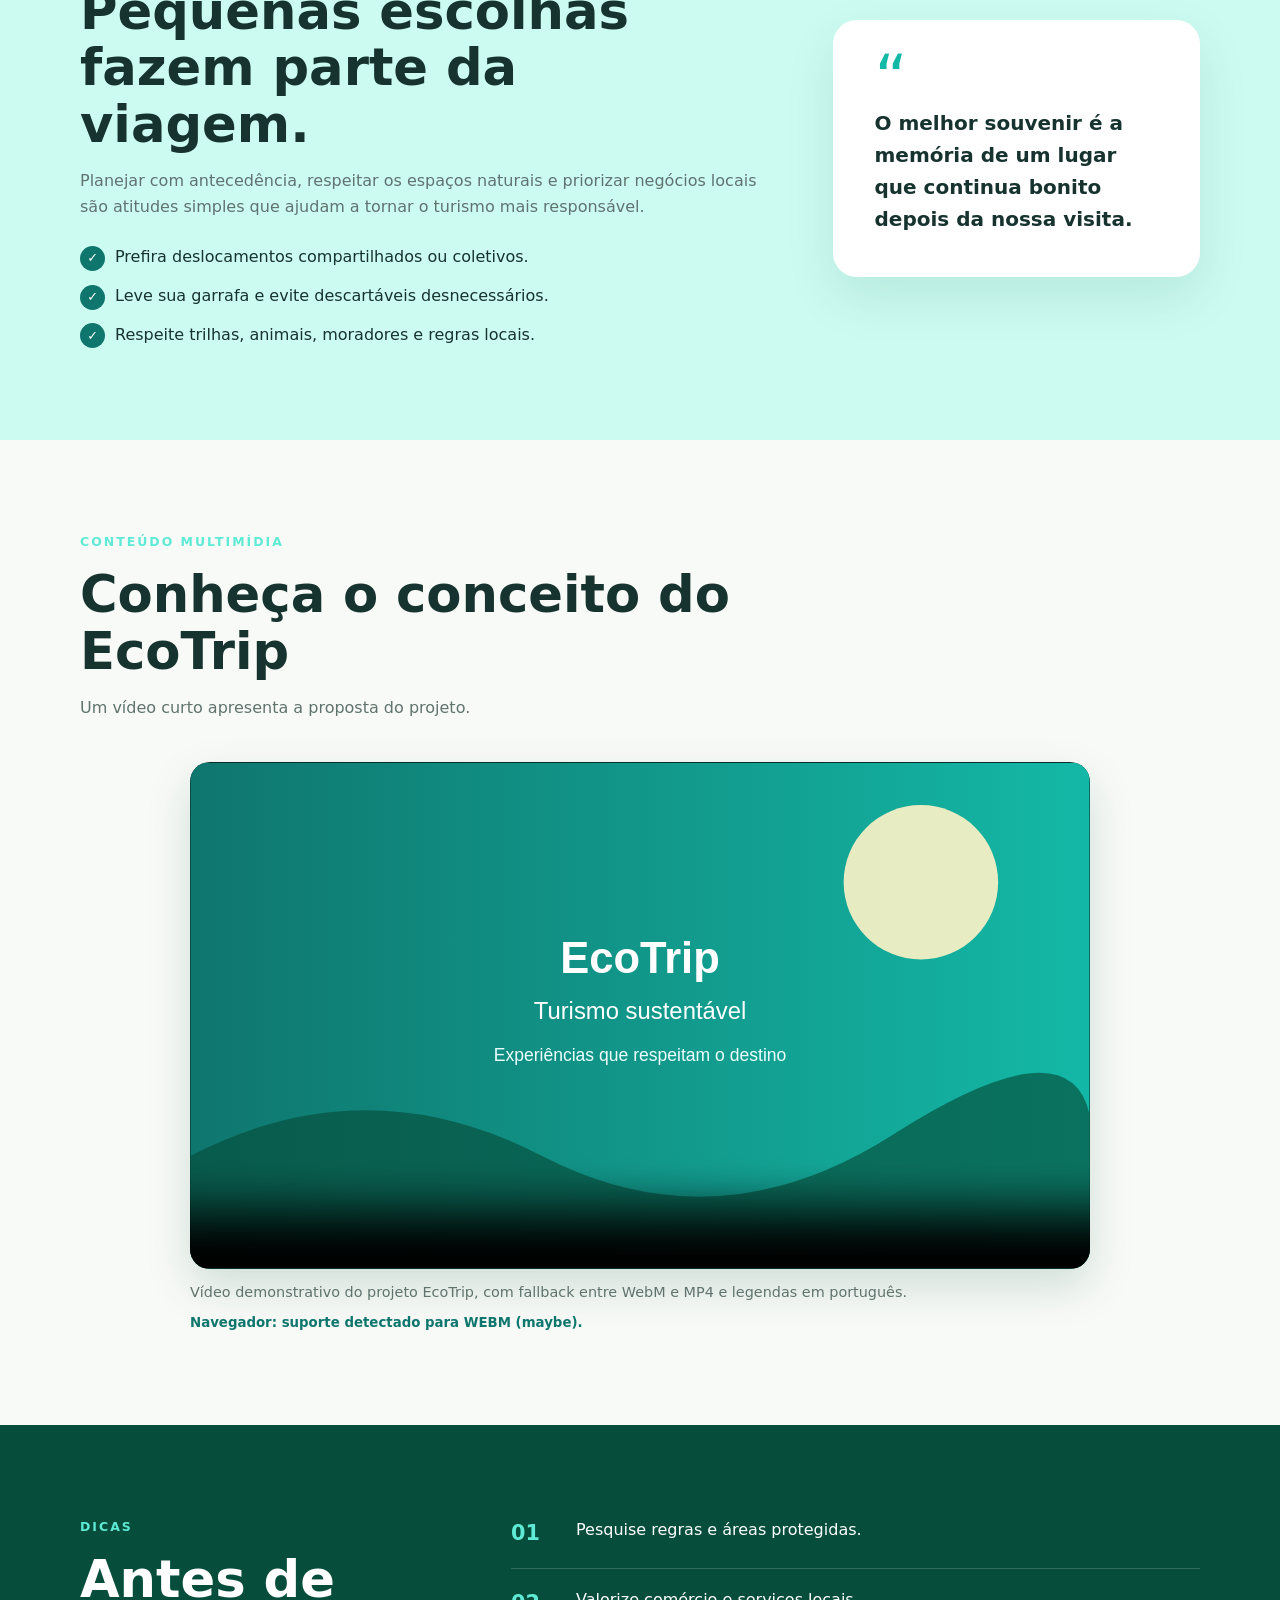
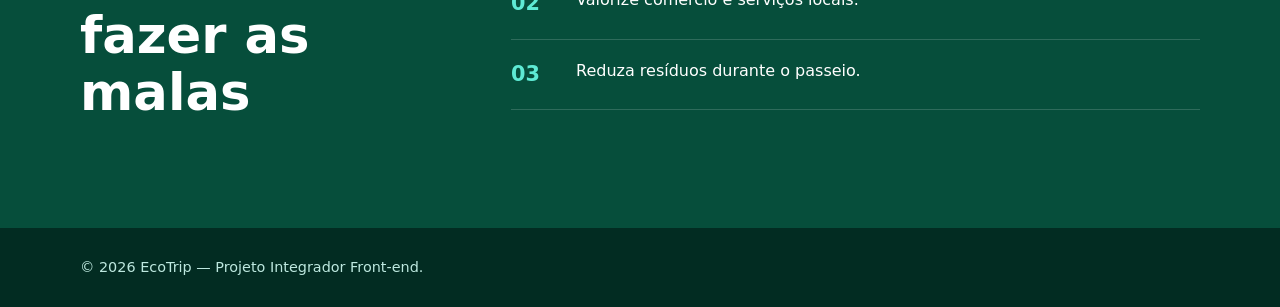
<file: HTML5 Multimídia/index.html>
<!DOCTYPE html>
<html lang="pt-BR">
<head>
  <meta charset="UTF-8">
  <meta name="viewport" content="width=device-width, initial-scale=1.0">
  <meta name="description" content="EcoTrip — guia de turismo sustentável com destinos, experiências e dicas para viajar com consciência.">
  <title>EcoTrip | Turismo Sustentável</title>
  <link rel="stylesheet" href="styles.css">
</head>
<body>
<header class="site-header"><nav class="nav container" aria-label="Navegação principal"><a class="logo" href="#inicio">Eco<span>Trip</span></a><ul class="nav-links"><li><a href="#destinos">Destinos</a></li><li><a href="#experiencias">Experiências</a></li><li><a href="#midia">Vídeo</a></li><li><a href="#dicas">Dicas</a></li></ul></nav></header>
<main>
<section id="inicio" class="hero"><div class="container hero-content"><p class="eyebrow">VIAJE COM PROPÓSITO</p><h1>Descubra lugares incríveis sem deixar de cuidar deles.</h1><p class="hero-text">Um guia digital para encontrar destinos, experiências e escolhas mais sustentáveis.</p><a class="button" href="#destinos">Explorar destinos</a></div></section>
<section id="destinos" class="section container"><div class="section-heading"><p class="eyebrow">DESTINOS</p><h2>Escolhas que aproximam você da natureza</h2><p>Ideias de viagens para quem quer conhecer novos lugares valorizando a cultura local e o meio ambiente.</p></div><div class="cards"><article class="card"><div class="card-icon">🌿</div><h3>Ecoturismo</h3><p>Trilhas, parques e experiências ao ar livre com foco na preservação.</p></article><article class="card"><div class="card-icon">🌊</div><h3>Litoral consciente</h3><p>Praias e passeios que incentivam o cuidado com os ecossistemas costeiros.</p></article><article class="card"><div class="card-icon">🏘️</div><h3>Cultura local</h3><p>Conheça histórias, gastronomia e produtores que movimentam a comunidade.</p></article></div></section>
<section id="experiencias" class="section section-soft"><div class="container feature-grid"><div><p class="eyebrow">EXPERIÊNCIAS</p><h2>Pequenas escolhas fazem parte da viagem.</h2><p>Planejar com antecedência, respeitar os espaços naturais e priorizar negócios locais são atitudes simples que ajudam a tornar o turismo mais responsável.</p><ul class="check-list"><li>Prefira deslocamentos compartilhados ou coletivos.</li><li>Leve sua garrafa e evite descartáveis desnecessários.</li><li>Respeite trilhas, animais, moradores e regras locais.</li></ul></div><aside class="quote-card"><span>“</span><p>O melhor souvenir é a memória de um lugar que continua bonito depois da nossa visita.</p></aside></div></section>
<section id="midia" class="section container"><div class="section-heading"><p class="eyebrow">CONTEÚDO MULTIMÍDIA</p><h2>Conheça o conceito do EcoTrip</h2><p>Um vídeo curto apresenta a proposta do projeto.</p></div><figure class="video-wrapper">
<!-- preload="metadata": o vídeo fica abaixo da dobra; carregamos apenas metadados para manter a página rápida sem impedir a reprodução imediata ao visitante. -->
<video id="eco-video" controls preload="metadata" poster="media/poster.svg" aria-label="Vídeo de apresentação do EcoTrip"><source src="media/guia-ecotrip.webm" type="video/webm"><source src="media/guia-ecotrip.mp4" type="video/mp4"><track kind="subtitles" src="media/legendas.vtt" srclang="pt-BR" label="Português" default>Seu navegador não suporta vídeo HTML5. Atualize o navegador para assistir.</video>
<figcaption>Vídeo demonstrativo do projeto EcoTrip, com fallback entre WebM e MP4 e legendas em português.</figcaption><small id="format-status" class="format-status" aria-live="polite"></small></figure></section>
<section id="dicas" class="section section-dark"><div class="container tips"><div><p class="eyebrow">DICAS</p><h2>Antes de fazer as malas</h2></div><div class="tips-list"><div><strong>01</strong><p>Pesquise regras e áreas protegidas.</p></div><div><strong>02</strong><p>Valorize comércio e serviços locais.</p></div><div><strong>03</strong><p>Reduza resíduos durante o passeio.</p></div></div></div></section>
</main><footer class="footer"><div class="container"><p>© 2026 EcoTrip — Projeto Integrador Front-end.</p></div></footer><script src="script.js"></script></body></html>
</file>
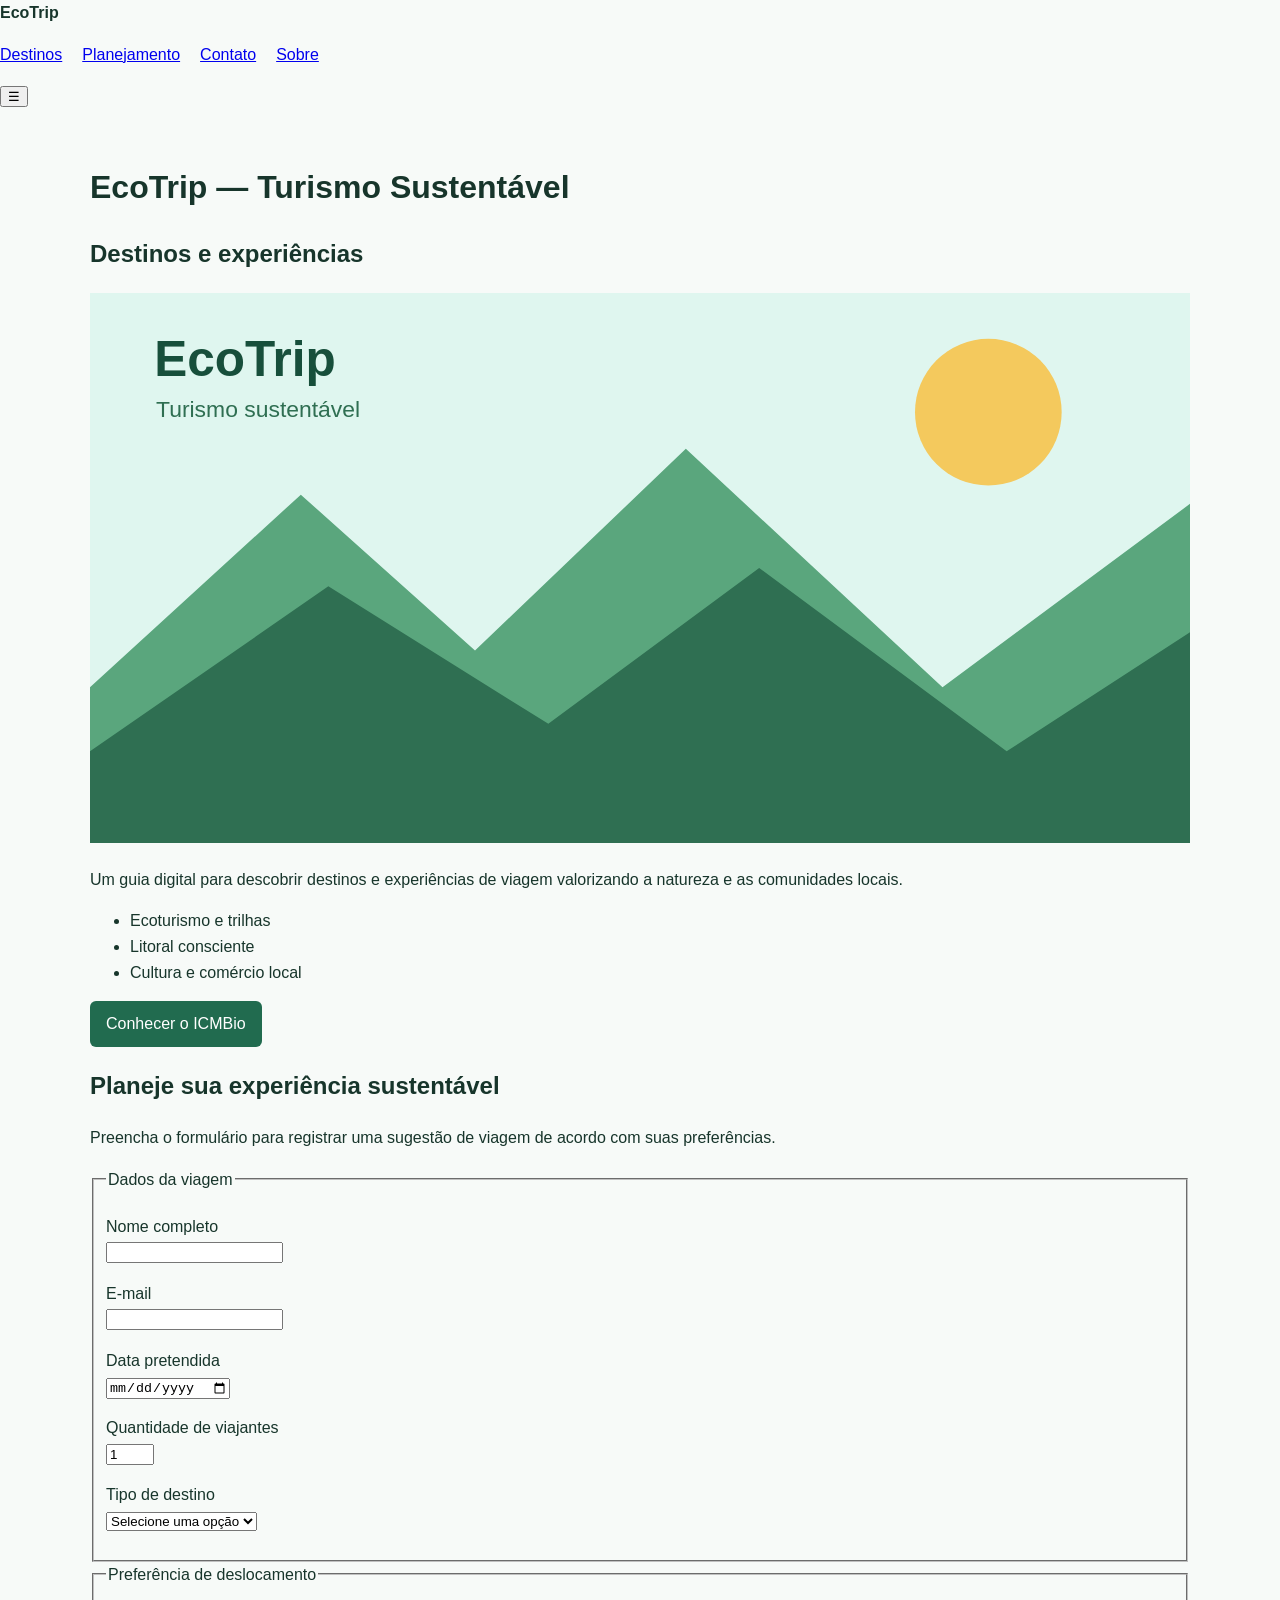
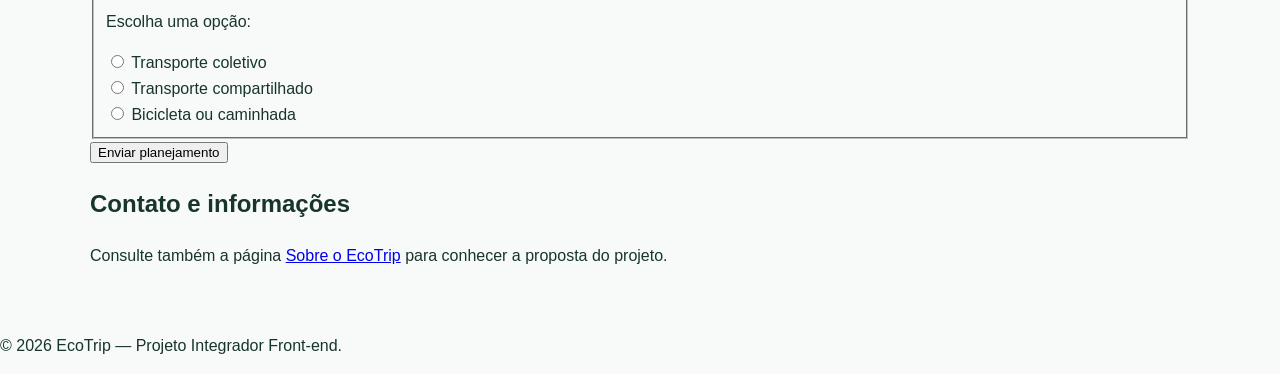
<file: HTML5 Semântico e Formulários/index.html>
<!DOCTYPE html>
<html lang="pt-BR">
<head>
  <meta charset="UTF-8">
  <meta name="viewport" content="width=device-width, initial-scale=1.0">
  <meta name="description" content="EcoTrip — turismo sustentável e planejamento consciente de viagens.">
  <title>EcoTrip | Turismo Sustentável</title>
  <link rel="stylesheet" href="css/base.css">
</head>
<body>
  <header>
    <nav aria-label="Navegação principal">
      <strong>EcoTrip</strong>
      <ul>
        <li><a href="#destinos">Destinos</a></li>
        <li><a href="#planejamento">Planejamento</a></li>
        <li><a href="#contato">Contato</a></li>
        <li><a href="sobre.html">Sobre</a></li>
      </ul>
      <button type="button" aria-label="Abrir menu de navegação">☰</button>
    </nav>
  </header>

  <main>
    <h1>EcoTrip — Turismo Sustentável</h1>

    <section id="destinos">
      <h2>Destinos e experiências</h2>
      <img src="assets/images/ecotrip.svg" alt="Ilustração de montanhas e paisagem natural representando o projeto EcoTrip">
      <p>Um guia digital para descobrir destinos e experiências de viagem valorizando a natureza e as comunidades locais.</p>
      <ul>
        <li>Ecoturismo e trilhas</li>
        <li>Litoral consciente</li>
        <li>Cultura e comércio local</li>
      </ul>
      <p><a class="button" href="https://www.gov.br/icmbio/pt-br" target="_blank" rel="noopener noreferrer">Conhecer o ICMBio</a></p>
    </section>

    <section id="planejamento">
      <h2>Planeje sua experiência sustentável</h2>
      <p>Preencha o formulário para registrar uma sugestão de viagem de acordo com suas preferências.</p>

      <form action="#" method="post">
        <fieldset>
          <legend>Dados da viagem</legend>

          <p>
            <label for="nome">Nome completo</label><br>
            <input id="nome" name="nome" type="text" autocomplete="name" pattern="[A-Za-zÀ-ÿ ]{3,80}" required>
          </p>

          <p>
            <label for="email">E-mail</label><br>
            <input id="email" name="email" type="email" autocomplete="email" required>
          </p>

          <p>
            <label for="data">Data pretendida</label><br>
            <input id="data" name="data" type="date" required>
          </p>

          <p>
            <label for="viajantes">Quantidade de viajantes</label><br>
            <input id="viajantes" name="viajantes" type="number" min="1" max="20" value="1" required>
          </p>

          <p>
            <label for="destino">Tipo de destino</label><br>
            <select id="destino" name="destino" required>
              <option value="">Selecione uma opção</option>
              <option value="ecoturismo">Ecoturismo</option>
              <option value="litoral">Litoral</option>
              <option value="montanha">Montanha</option>
              <option value="cultura">Cultura local</option>
              <option value="aventura">Aventura</option>
            </select>
          </p>
        </fieldset>

        <fieldset>
          <legend>Preferência de deslocamento</legend>
          <p>Escolha uma opção:</p>
          <label><input type="radio" name="transporte" value="coletivo" required> Transporte coletivo</label><br>
          <label><input type="radio" name="transporte" value="compartilhado"> Transporte compartilhado</label><br>
          <label><input type="radio" name="transporte" value="bicicleta"> Bicicleta ou caminhada</label>
        </fieldset>

        <button type="submit">Enviar planejamento</button>
      </form>
    </section>

    <section id="contato">
      <h2>Contato e informações</h2>
      <p>Consulte também a página <a href="sobre.html">Sobre o EcoTrip</a> para conhecer a proposta do projeto.</p>
    </section>
  </main>

  <footer>
    <p>© 2026 EcoTrip — Projeto Integrador Front-end.</p>
  </footer>
  <script src="js/script.js"></script>
</body>
</html>
</file>
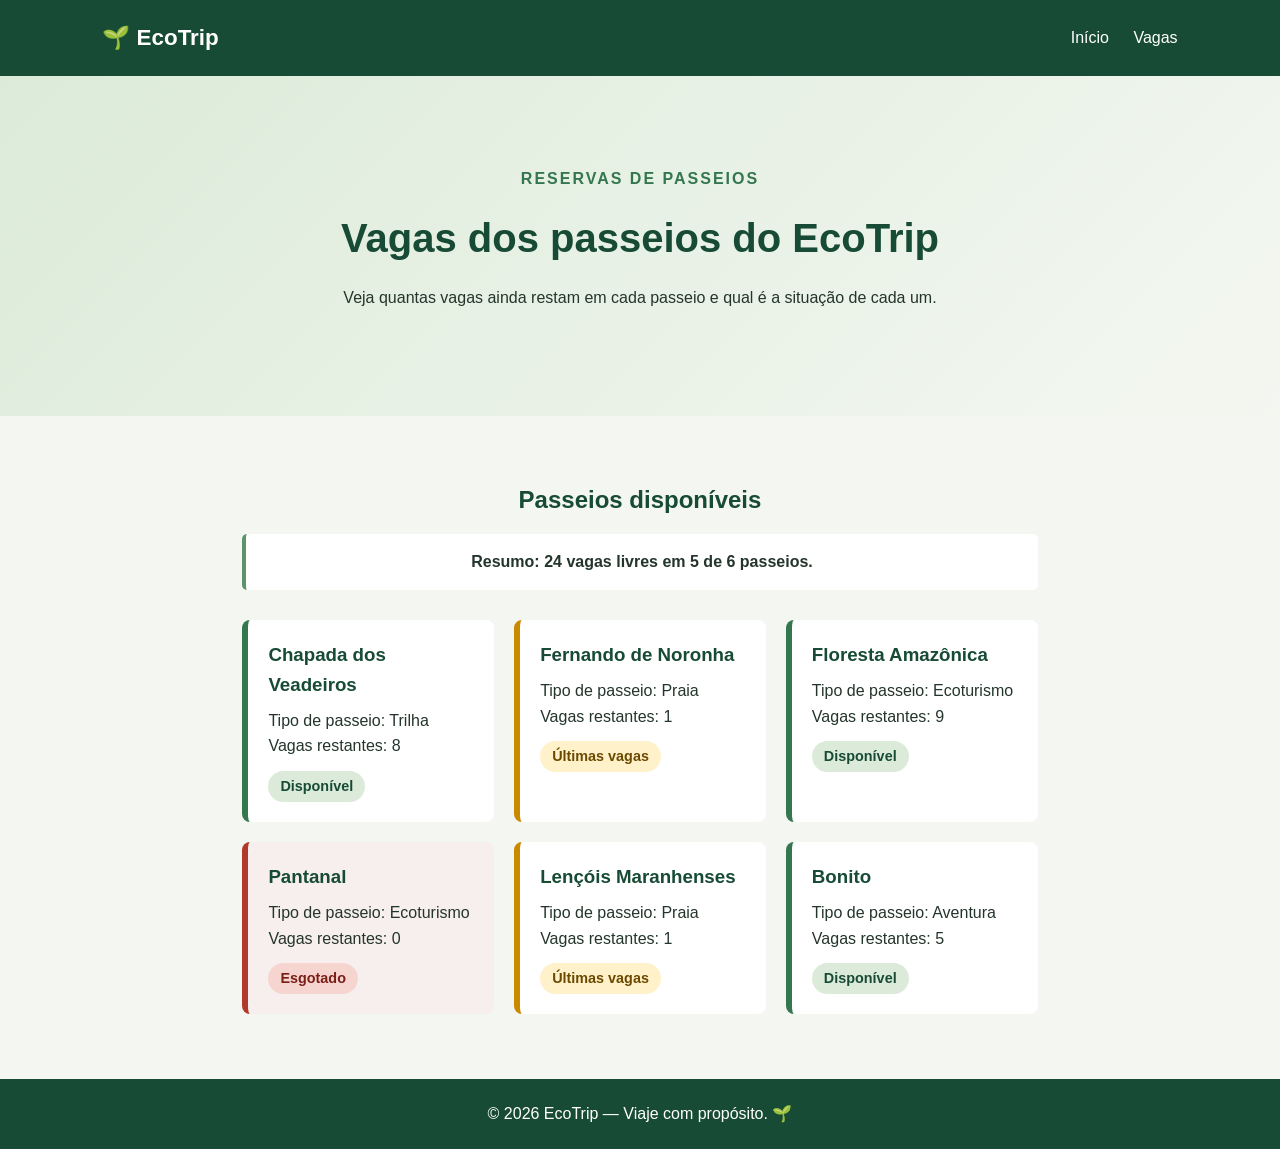
<file: JavaScript — Funções e DOM Básico/index.html>
<!DOCTYPE html>
<html lang="pt-BR">
<head>
  <meta charset="UTF-8">
  <meta name="viewport" content="width=device-width, initial-scale=1.0">
  <meta name="description" content="Vagas dos passeios sustentáveis do EcoTrip, calculadas com JavaScript.">
  <title>EcoTrip | Funções e DOM Básico</title>
  <link rel="stylesheet" href="css/styles.css">
</head>
<body>
  <header class="topo">
    <a class="marca" href="#inicio">🌱 EcoTrip</a>
    <nav aria-label="Navegação principal">
      <a href="#inicio">Início</a>
      <a href="#vagas">Vagas</a>
    </nav>
  </header>

  <main id="inicio">
    <section class="apresentacao">
      <p class="etiqueta">Reservas de passeios</p>
      <h1>Vagas dos passeios do EcoTrip</h1>
      <p>Veja quantas vagas ainda restam em cada passeio e qual é a situação de cada um.</p>
    </section>

    <section class="passeios" id="vagas">
      <h2>Passeios disponíveis</h2>
      <p class="resumo" id="area-resumo"></p>
      <div class="grade-passeios" id="area-resultado"></div>
    </section>
  </main>

  <footer>
    <p>© 2026 EcoTrip — Viaje com propósito. 🌱</p>
  </footer>

  <script src="js/script.js" defer></script>
</body>
</html>
</file>
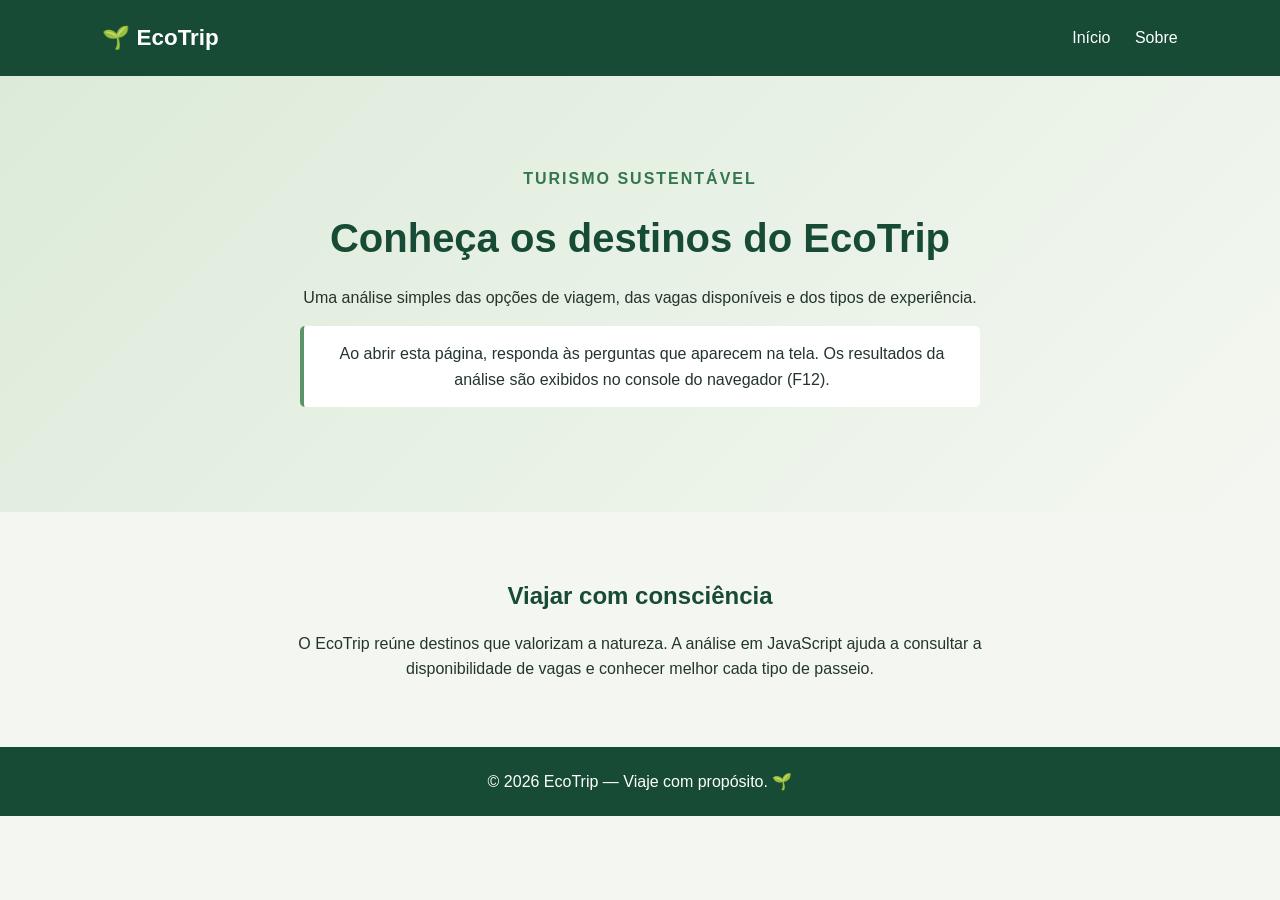
<file: JavaScript — Lógica e Análise de Dados/index.html>
<!DOCTYPE html>
<html lang="pt-BR">
<head>
  <meta charset="UTF-8">
  <meta name="viewport" content="width=device-width, initial-scale=1.0">
  <meta name="description" content="Análise de destinos sustentáveis do EcoTrip com JavaScript.">
  <title>EcoTrip | Lógica e Análise de Dados</title>
  <link rel="stylesheet" href="css/styles.css">
  <script src="js/logica.js" defer></script>
</head>
<body>
  <header class="topo">
    <a class="marca" href="#inicio">🌱 EcoTrip</a>
    <nav aria-label="Navegação principal">
      <a href="#inicio">Início</a>
      <a href="#sobre">Sobre</a>
    </nav>
  </header>

  <main id="inicio">
    <section class="apresentacao">
      <p class="etiqueta">Turismo sustentável</p>
      <h1>Conheça os destinos do EcoTrip</h1>
      <p>Uma análise simples das opções de viagem, das vagas disponíveis e dos tipos de experiência.</p>
      <p class="aviso">Ao abrir esta página, responda às perguntas que aparecem na tela. Os resultados da análise são exibidos no console do navegador (F12).</p>
    </section>

    <section class="secao" id="sobre">
      <h2>Viajar com consciência</h2>
      <p>O EcoTrip reúne destinos que valorizam a natureza. A análise em JavaScript ajuda a consultar a disponibilidade de vagas e conhecer melhor cada tipo de passeio.</p>
    </section>
  </main>

  <footer>
    <p>© 2026 EcoTrip — Viaje com propósito. 🌱</p>
  </footer>
</body>
</html>
</file>
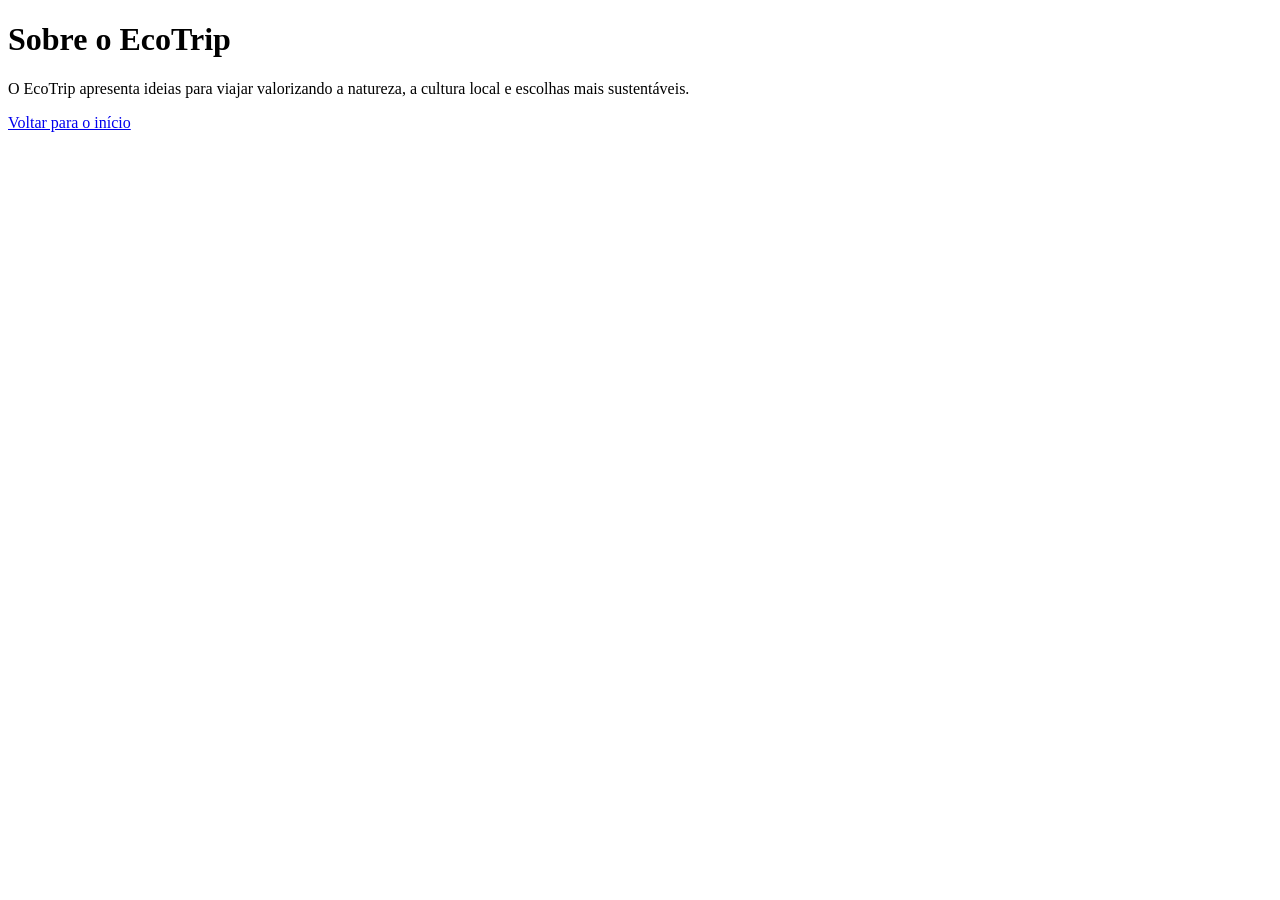
<file: Estrutura HTML5 e Conceitos Web/sobre.html>
<!DOCTYPE html>
<html lang="pt-BR">
<head>
  <meta charset="UTF-8">
  <meta name="viewport" content="width=device-width, initial-scale=1.0">
  <title>Sobre | EcoTrip</title>
</head>
<body>
  <main>
    <h1>Sobre o EcoTrip</h1>
    <p>O EcoTrip apresenta ideias para viajar valorizando a natureza, a cultura local e escolhas mais sustentáveis.</p>
    <p><a href="index.html">Voltar para o início</a></p>
  </main>
</body>
</html>
</file>
<file: CSS3 Menus e Navegação/css/styles.css>
:root {
  --verde-escuro: #174c3a;
  --verde: #287653;
  --verde-claro: #e8f3ec;
  --texto: #26382f;
  --texto-suave: #64736b;
  --branco: #ffffff;
  --borda: #dce7df;
  --sombra: 0 8px 24px rgba(23, 76, 58, 0.12);
}

*,
*::before,
*::after {
  box-sizing: border-box;
}

html { scroll-behavior: smooth; }

body {
  margin: 0;
  color: var(--texto);
  background: #f7faf7;
  font-family: Arial, Helvetica, sans-serif;
  line-height: 1.6;
}

a { color: var(--verde); text-decoration: none; }
a:focus-visible, button:focus-visible {
  outline: 3px solid #df8a36;
  outline-offset: 4px;
}

.cabecalho {
  position: sticky;
  top: 0;
  z-index: 100;
  background: var(--branco);
  box-shadow: 0 3px 12px rgba(0, 0, 0, 0.08);
}

.navbar {
  display: flex;
  justify-content: space-between;
  align-items: center;
  gap: 24px;
  width: min(1120px, 90%);
  min-height: 76px;
  margin: 0 auto;
}

.logo {
  color: var(--verde-escuro);
  font-size: 1.5rem;
  font-weight: 800;
  white-space: nowrap;
}

.menu {
  display: flex;
  align-items: center;
  gap: 28px;
  margin: 0;
  padding: 0;
  list-style: none;
}

.menu > li { position: relative; }

.menu > li > a {
  display: block;
  padding: 26px 2px;
  color: var(--texto);
  font-weight: 700;
  transition: color 0.2s ease, border-color 0.2s ease;
  border-bottom: 3px solid transparent;
}

.menu a:hover,
.menu a:focus-visible {
  color: var(--verde);
}

.menu > li > a.ativo {
  color: var(--verde);
  border-bottom-color: var(--verde);
}

.dropdown {
  display: none;
  position: absolute;
  top: 100%;
  left: 0;
  z-index: 1;
  min-width: 220px;
  margin: 0;
  padding: 8px 0;
  list-style: none;
  background: var(--branco);
  border: 1px solid var(--borda);
  border-radius: 0 0 10px 10px;
  box-shadow: var(--sombra);
}

.dropdown a {
  display: block;
  padding: 10px 16px;
  color: var(--texto);
  white-space: nowrap;
}

.dropdown a:hover,
.dropdown a:focus-visible {
  color: var(--verde-escuro);
  background: var(--verde-claro);
}

.tem-dropdown:hover .dropdown,
.tem-dropdown:focus-within .dropdown {
  display: block;
}

.menu-hamburguer {
  display: none;
  flex-direction: column;
  gap: 5px;
  padding: 8px;
  background: transparent;
  border: 0;
  cursor: pointer;
}

.menu-hamburguer .barra {
  display: block;
  width: 25px;
  height: 3px;
  background: var(--verde-escuro);
  border-radius: 3px;
}

main {
  width: min(1120px, 90%);
  margin: 0 auto;
}

.hero {
  margin: 34px 0;
  padding: clamp(38px, 7vw, 82px);
  color: var(--branco);
  background: linear-gradient(120deg, #174c3a, #39815b);
  border-radius: 22px;
}

.etiqueta {
  margin: 0 0 8px;
  color: #79b891;
  font-size: 0.78rem;
  font-weight: 800;
  letter-spacing: 0.12em;
  text-transform: uppercase;
}

.hero h1 {
  max-width: 760px;
  margin: 0 0 14px;
  font-size: clamp(2rem, 5vw, 3.5rem);
  line-height: 1.12;
}

.hero p:not(.etiqueta) {
  max-width: 620px;
  color: #e4efe7;
}

.botao {
  display: inline-block;
  margin-top: 12px;
  padding: 11px 20px;
  color: var(--verde-escuro);
  background: var(--branco);
  border-radius: 30px;
  font-weight: 800;
}

.secao {
  margin: 28px 0;
  padding: clamp(24px, 4vw, 40px);
  background: var(--branco);
  border: 1px solid var(--borda);
  border-radius: 16px;
  box-shadow: var(--sombra);
}

.secao h2 {
  margin: 0 0 20px;
  color: var(--verde-escuro);
  font-size: clamp(1.6rem, 3vw, 2.2rem);
}

.grade-destinos {
  display: grid;
  grid-template-columns: repeat(auto-fit, minmax(min(100%, 240px), 1fr));
  gap: 20px;
}

.card {
  overflow: hidden;
  border: 1px solid var(--borda);
  border-radius: 12px;
  transition: transform 0.2s ease, box-shadow 0.2s ease;
}

.card:hover {
  transform: translateY(-4px);
  box-shadow: var(--sombra);
}

.foto {
  min-height: 160px;
  background-size: cover;
  background-position: center;
}

.foto-chapada { background: linear-gradient(135deg, #a8c99b, #477c62); }
.foto-noronha { background: linear-gradient(135deg, #a4ded8, #287b83); }
.foto-amazonia { background: linear-gradient(135deg, #8bb58a, #24553d); }

.conteudo { padding: 18px; }
.conteudo h3 { margin: 0 0 8px; color: var(--verde-escuro); }
.conteudo p { color: var(--texto-suave); }
.conteudo a { font-weight: 800; }

.destaque { background: var(--verde-claro); }

.sobre { margin-bottom: 48px; }

.rodape {
  padding: 24px 5%;
  color: #e4efe7;
  background: var(--verde-escuro);
  text-align: center;
}

.rodape p { margin: 4px 0; }

@media (max-width: 640px) {
  .navbar {
    min-height: 68px;
    flex-wrap: wrap;
  }

  .menu-hamburguer { display: flex; }

  .menu {
    display: none;
    width: 100%;
  }
}

/* O menu hambúrguer é apenas visual nesta aula.
   A abertura/fechamento via clique será implementada com JavaScript em aula futura. */
@media (prefers-reduced-motion: reduce) {
  html { scroll-behavior: auto; }
  *, *::before, *::after { transition-duration: 0.01ms !important; }
}
</file>
<file: CSS3 Pseudo-classes Flexbox e Grid/css/styles.css>
:root {
  --verde-escuro: #174c3a;
  --verde: #287653;
  --verde-claro: #e8f3ec;
  --texto: #24352d;
  --texto-suave: #64736b;
  --fundo: #f7faf7;
  --branco: #ffffff;
  --borda: #dce7df;
  --sombra: 0 8px 24px rgba(23, 76, 58, 0.09);
  --raio: 16px;
}

*,
*::before,
*::after {
  box-sizing: border-box;
}

html {
  scroll-behavior: smooth;
}

body {
  margin: 0;
  background: var(--fundo);
  color: var(--texto);
  font-family: Arial, Helvetica, sans-serif;
  line-height: 1.6;
}

a {
  color: var(--verde);
  text-decoration: none;
}

a:link { color: var(--verde); }
a:visited { color: #526c5d; }
a:hover { color: var(--verde-escuro); }
a:active { color: #b45b28; }

a:focus-visible,
button:focus-visible {
  outline: 3px solid #e18a35;
  outline-offset: 4px;
}

.topo {
  display: flex;
  align-items: center;
  justify-content: space-between;
  gap: 24px;
  padding: 18px max(6%, calc((100% - 1120px) / 2));
  background: var(--branco);
  border-bottom: 1px solid var(--borda);
}

.marca {
  color: var(--verde-escuro) !important;
  font-size: 1.45rem;
  font-weight: 800;
}

.navegacao {
  display: flex;
  align-items: center;
  justify-content: flex-end;
  flex-wrap: wrap;
  gap: 10px 24px;
}

.navegacao a {
  padding: 7px 2px;
  font-weight: 700;
  transition: color 0.2s ease, transform 0.2s ease;
}

.navegacao a:hover {
  color: var(--verde);
  transform: translateY(-2px);
}

.pagina {
  display: grid;
  grid-template-areas:
    "apresentacao"
    "destinos"
    "indicadores"
    "flexbox"
    "sobre";
  grid-template-columns: minmax(0, 1fr);
  gap: 28px;
  width: min(1120px, 88%);
  margin: 0 auto;
  padding: 36px 0 56px;
}

#destinos { grid-area: destinos; }
#indicadores { grid-area: indicadores; }
#flexbox { grid-area: flexbox; }
#sobre { grid-area: sobre; }

.apresentacao {
  grid-area: apresentacao;
  padding: clamp(32px, 7vw, 76px);
  color: var(--branco);
  background: linear-gradient(120deg, #174c3a, #39815b);
  border-radius: 24px;
}

.etiqueta {
  margin: 0 0 8px;
  color: #77b58e;
  font-size: 0.78rem;
  font-weight: 800;
  letter-spacing: 0.12em;
  text-transform: uppercase;
}

.apresentacao h1 {
  max-width: 720px;
  margin: 0 0 16px;
  font-size: clamp(2rem, 5vw, 3.6rem);
  line-height: 1.12;
}

.apresentacao > p:not(.etiqueta) {
  max-width: 620px;
  color: #e2eee6;
}

.botao {
  display: inline-block;
  margin-top: 14px;
  padding: 11px 19px;
  color: var(--verde-escuro) !important;
  background: #ffffff;
  border-radius: 999px;
  font-weight: 800;
  transition: transform 0.2s ease, box-shadow 0.2s ease;
}

.botao:hover {
  transform: translateY(-3px);
  box-shadow: 0 7px 18px rgba(0, 0, 0, 0.16);
}

.secao {
  padding: clamp(22px, 4vw, 38px);
  background: var(--branco);
  border: 1px solid var(--borda);
  border-radius: var(--raio);
  box-shadow: var(--sombra);
}

.secao > h2,
.cabecalho-secao h2 {
  margin: 0 0 10px;
  color: var(--verde-escuro);
  font-size: clamp(1.5rem, 3vw, 2rem);
}

.cabecalho-secao {
  display: flex;
  align-items: end;
  justify-content: space-between;
  gap: 20px;
  margin-bottom: 22px;
}

.texto-apoio,
.observacao {
  color: var(--texto-suave);
  font-size: 0.9rem;
}

.grade-destinos {
  display: grid;
  grid-template-columns: repeat(auto-fit, minmax(min(100%, 240px), 1fr));
  gap: 20px;
}

.card-destino {
  overflow: hidden;
  background: var(--branco);
  border: 1px solid var(--borda);
  border-radius: 14px;
  transition: transform 0.2s ease, box-shadow 0.2s ease;
}

.card-destino:hover {
  transform: translateY(-5px);
  box-shadow: var(--sombra);
}

.imagem-destino {
  min-height: 150px;
  background-position: center;
  background-size: cover;
}

.imagem-chapada {
  background-image: linear-gradient(135deg, #9bbd9b, #477c62);
}

.imagem-praia {
  background-image: linear-gradient(135deg, #9bd7d0, #287b83);
}

.imagem-floresta {
  background-image: linear-gradient(135deg, #8bb58a, #24553d);
}

.conteudo-card {
  padding: 18px;
}

.categoria {
  color: var(--verde);
  font-size: 0.75rem;
  font-weight: 800;
  text-transform: uppercase;
}

.conteudo-card h3 {
  margin: 5px 0;
  color: var(--verde-escuro);
}

.conteudo-card p {
  color: var(--texto-suave);
}

.conteudo-card a {
  font-weight: 800;
}

.grade-indicadores {
  display: grid;
  grid-template-columns: repeat(3, minmax(0, 1fr));
  gap: 16px;
  margin-top: 20px;
}

.indicador {
  display: grid;
  gap: 6px;
  padding: 20px;
  background: var(--verde-claro);
  border-radius: 12px;
}

.indicador strong {
  color: var(--verde-escuro);
  font-size: 2rem;
}

.indicador span {
  color: var(--texto-suave);
  font-size: 0.9rem;
}

.indicador:nth-child(odd) {
  border-bottom: 4px solid var(--verde);
}

.container-flex {
  display: flex;
  width: 100%;
  min-height: 130px;
  gap: 10px;
  margin: 24px 0 12px;
}

.item-flex {
  display: flex;
  flex-direction: column;
  align-items: center;
  justify-content: center;
  gap: 4px;
  min-width: 0;
  padding: 12px 6px;
  color: var(--branco);
  border-radius: 12px;
  text-align: center;
}

.item-flex strong { font-size: 1.5rem; }
.item-flex span { font-size: 0.82rem; }
.item-flex small { opacity: 0.9; }

.item-a,
.item-c { flex: 1 1 150px; background: #287653; }
.item-b { flex: 3 1 150px; background: #bd7130; }

.sobre {
  background: var(--verde-claro);
}

.sobre h2 {
  color: var(--verde-escuro);
}

.botao-secundario {
  color: var(--branco) !important;
  background: var(--verde-escuro);
}

.rodape {
  padding: 24px 6%;
  color: #e2eee6;
  background: var(--verde-escuro);
  text-align: center;
}

.rodape p {
  margin: 4px 0;
}

@media (max-width: 700px) {
  .topo {
    align-items: flex-start;
    flex-direction: column;
  }

  .navegacao {
    justify-content: flex-start;
    gap: 8px 16px;
  }

  .cabecalho-secao {
    align-items: flex-start;
    flex-direction: column;
  }

  .grade-indicadores {
    grid-template-columns: 1fr;
  }

  .container-flex {
    min-height: 150px;
  }

  .item-flex span {
    font-size: 0.7rem;
  }
}

@media (prefers-reduced-motion: reduce) {
  html { scroll-behavior: auto; }

  *,
  *::before,
  *::after {
    transition-duration: 0.01ms !important;
    animation-duration: 0.01ms !important;
  }
}
</file>
<file: CSS3 Sintaxe Seletores e Estilização/css/styles.css>
/* =========================================================
   ATIVIDADE 06 — CSS3
   Sintaxe, seletores, especificidade e estilização base
   Tema: EcoTrip — Turismo Sustentável
   ========================================================= */

:root {
  --cor-primaria: #2e7d32;
  --cor-primaria-escura: #1b5e20;
  --cor-acento: #f59e0b;
  --cor-texto: #263238;
  --cor-texto-suave: #607d8b;
  --cor-fundo: #f5f8f5;
  --cor-card: #ffffff;
  --cor-borda: #d7e2da;
  --raio: 12px;
  --sombra: 0 4px 16px rgba(0, 0, 0, 0.08);
}

html {
  font-size: 100%;
  scroll-behavior: smooth;
}

body {
  font-family: Arial, Helvetica, sans-serif;
  background-color: var(--cor-fundo);
  color: var(--cor-texto);
  line-height: 1.6;
}

/* ===== CONTAINER ===== */

.container {
  max-width: 960px;
  margin: 0 auto;
  padding: 0 1rem;
}

/* ===== CABEÇALHO ===== */

#cabecalho-principal {
  background-color: var(--cor-primaria-escura);
  color: #ffffff;
  padding: 1.5rem 0;
}

#cabecalho-principal h1 {
  font-size: 2rem;
  margin-bottom: 0.5rem;
}

#cabecalho-principal p {
  color: #e8f5e9;
}

/* ===== NAVEGAÇÃO ===== */

.nav-list {
  list-style-type: none;
  margin-top: 1rem;
}

.nav-list li {
  display: inline-block;
  margin-right: 1rem;
}

.nav-list li:last-child {
  margin-right: 0;
}

.nav-list a {
  color: #ffffff;
  text-decoration: none;
  font-weight: 700;
}

.nav-list a:link {
  color: #ffffff;
}

.nav-list a:visited {
  color: #dcedc8;
}

.nav-list a:hover {
  text-decoration: underline;
}

.nav-list a:active {
  color: var(--cor-acento);
}

/* ===== CONTEÚDO PRINCIPAL ===== */

main {
  padding: 2rem 0;
}

section {
  margin-bottom: 1.5rem;
}

section > h2 {
  color: var(--cor-primaria-escura);
  margin-bottom: 0.75rem;
}

/* article p = qualquer parágrafo dentro de article */
article p {
  color: var(--cor-texto-suave);
}

/* article > p = apenas parágrafo filho direto */
article > p {
  font-size: 1rem;
}

/* h2 + p = parágrafo imediatamente depois de um h2 */
h2 + p {
  margin-top: 0.25rem;
}

/* h3 ~ p = todos os parágrafos irmãos depois de um h3 */
h3 ~ p {
  color: var(--cor-texto-suave);
}

/* ===== CARDS ===== */

.card {
  background-color: var(--cor-card);
  border: 1px solid var(--cor-borda);
  border-radius: var(--raio);
  box-shadow: var(--sombra);
  padding: 1.5rem;
  margin-bottom: 1rem;
}

.card h3 {
  color: var(--cor-primaria);
  margin-bottom: 0.5rem;
}

/* Demonstração de especificidade:
   .card .destaque tem 20 pontos e vence .destaque, que tem 10. */
.destaque {
  border-left: 5px solid var(--cor-acento);
}

.card .destaque {
  background-color: #fff8e1;
}

/* ===== INDICADORES ===== */

#indicadores {
  background-color: var(--cor-card);
  border: 1px solid var(--cor-borda);
  border-radius: var(--raio);
  box-shadow: var(--sombra);
  padding: 1.5rem;
  margin-bottom: 1.5rem;
}

.indicador {
  display: inline-block;
  width: 31%;
  vertical-align: top;
  margin-right: 2%;
  padding: 1rem;
  border: 1px solid var(--cor-borda);
  border-radius: 8px;
  background-color: #f8fbf8;
}

/* Remove o espaço lateral do último indicador */
.indicador:last-child {
  margin-right: 0;
}

.indicador strong {
  display: block;
  color: var(--cor-primaria);
  font-size: 1.6rem;
}

.indicador:nth-child(even) {
  background-color: #eef7ef;
}

/* ===== TABELA ===== */

.tabela-impacto {
  width: 100%;
  border-collapse: collapse;
  margin-top: 1rem;
}

.tabela-impacto th,
.tabela-impacto td {
  border: 1px solid var(--cor-borda);
  padding: 0.75rem;
  text-align: left;
}

.tabela-impacto th {
  background-color: #e8f5e9;
  color: var(--cor-primaria-escura);
}

.tabela-impacto tr:nth-child(even) {
  background-color: #f8faf8;
}

/* ===== LISTA ===== */

.lista-dicas {
  list-style-type: square;
  padding-left: 1.5rem;
}

.lista-dicas li {
  padding: 0.25rem 0;
}

.lista-dicas li:first-child {
  font-weight: 700;
}

.lista-dicas li:last-child {
  border-bottom: none;
}

/* ===== FORMULÁRIO ===== */

.formulario {
  background-color: var(--cor-card);
  border: 1px solid var(--cor-borda);
  border-radius: var(--raio);
  box-shadow: var(--sombra);
  padding: 1.5rem;
}

.formulario label {
  display: block;
  margin-top: 1rem;
  font-weight: 700;
}

.formulario input,
.formulario select,
.formulario textarea {
  width: 100%;
  margin-top: 0.4rem;
  padding: 0.7rem;
  border: 1px solid #b0bec5;
  border-radius: 8px;
  font: inherit;
  background-color: #ffffff;
}

.formulario input:focus,
.formulario select:focus,
.formulario textarea:focus {
  outline: 2px solid var(--cor-primaria);
  outline-offset: 2px;
}

.botao {
  display: inline-block;
  margin-top: 1rem;
  padding: 0.75rem 1.5rem;
  border: 0;
  border-radius: 8px;
  background-color: var(--cor-primaria);
  color: #ffffff;
  font-weight: 700;
  cursor: pointer;
}

.botao:hover {
  background-color: var(--cor-primaria-escura);
}

.botao:active {
  background-color: var(--cor-acento);
}

/* ===== BOX MODEL ===== */

.box-model-demo {
  width: 100%;
  padding: 1.25rem;
  border: 2px solid var(--cor-primaria);
  margin-top: 1rem;
  background-color: #e8f5e9;
}

.box-model-demo strong {
  color: var(--cor-primaria-escura);
}

/* ===== RODAPÉ ===== */

footer {
  margin-top: 2rem;
  padding: 2rem 0;
  background-color: var(--cor-primaria-escura);
  color: #e8f5e9;
}

footer a:link {
  color: #ffffff;
  text-decoration: none;
}

footer a:visited {
  color: #dcedc8;
}

footer a:hover {
  text-decoration: underline;
}

footer a:active {
  color: var(--cor-acento);
}

/* ===== RESPONSIVIDADE ===== */

@media (max-width: 720px) {
  .indicador {
    display: block;
    width: 100%;
    margin: 0 0 1rem;
  }

  .nav-list li {
    display: block;
    margin: 0.5rem 0;
  }

  .tabela-impacto {
    font-size: 0.9rem;
  }
}

@media (prefers-reduced-motion: reduce) {
  html {
    scroll-behavior: auto;
  }
}
</file>
<file: Estrutura HTML5 e Conceitos Web/css/base.css>
body{font-family:Arial,sans-serif;margin:0;line-height:1.6;background:#f7faf8;color:#17352b}main{max-width:1100px;margin:auto;padding:32px}table{width:100%;border-collapse:collapse}th,td{border:1px solid #b7cfc4;padding:10px;text-align:left}img{max-width:100%;height:auto}.button{display:inline-block;padding:10px 16px;background:#216b4f;color:#fff;text-decoration:none;border-radius:6px}nav ul{display:flex;gap:20px;list-style:none;padding:0}
</file>
<file: HTML5 Canvas e SVG/css/styles.css>
* { box-sizing: border-box; }

:root {
  font-family: Inter, system-ui, -apple-system, BlinkMacSystemFont, "Segoe UI", sans-serif;
  color: #263238;
  background: #f7faf8;
  line-height: 1.6;
}

html { scroll-behavior: smooth; }
body { margin: 0; }

.container { width: min(1120px, 92%); margin: 0 auto; }

.site-header { position: sticky; top: 0; z-index: 10; background: rgba(255,255,255,.96); border-bottom: 1px solid #dce5df; }
.nav { min-height: 70px; display: flex; align-items: center; justify-content: space-between; gap: 24px; }
.logo { color: #1b5e20; font-size: 1.45rem; font-weight: 800; text-decoration: none; }
.logo span { color: #43a047; }
.nav-links { display: flex; gap: 22px; list-style: none; margin: 0; padding: 0; }
.nav-links a { color: #37474f; font-weight: 650; text-decoration: none; }
.nav-links a:hover, .nav-links a:focus { text-decoration: underline; }

.hero { padding: 90px 0; background: linear-gradient(135deg, #e8f5e9, #f7faf8); }
.hero-grid { display: grid; grid-template-columns: 1.35fr .65fr; align-items: center; gap: 56px; }
.eyebrow { margin: 0 0 10px; color: #2e7d32; font-size: .78rem; font-weight: 800; letter-spacing: .12em; }
h1, h2, h3 { line-height: 1.2; }
h1 { max-width: 760px; margin: 0 0 20px; font-size: clamp(2.3rem, 5vw, 4.4rem); color: #173b1b; }
h2 { margin: 0 0 14px; font-size: clamp(1.8rem, 3vw, 2.7rem); color: #173b1b; }
h3 { color: #1b5e20; }
.hero-text, .section-heading > p { color: #546e7a; max-width: 760px; }
.button { display: inline-block; margin-top: 18px; padding: 12px 20px; border-radius: 10px; background: #2e7d32; color: white; text-decoration: none; font-weight: 750; }
.button:hover, .button:focus { background: #1b5e20; }
.hero-badge { display: grid; place-items: center; }
.hero-badge svg { width: min(320px, 100%); filter: drop-shadow(0 16px 24px rgba(27,94,32,.14)); }

.section { padding: 82px 0; }
.section-soft { background: #eef6f0; }
.section-heading { margin-bottom: 34px; }
.visual-card, .canvas-card { display: grid; grid-template-columns: 1.4fr .8fr; gap: 30px; padding: 28px; border: 1px solid #dce5df; border-radius: 18px; background: white; box-shadow: 0 10px 35px rgba(38,50,56,.06); }
.svg-panel { min-width: 0; display: grid; place-items: center; overflow: hidden; }
.svg-panel svg { width: 100%; height: auto; }
.explanation { align-self: center; }
.check-list { padding-left: 20px; }
.check-list li { margin: 8px 0; }
code { padding: 2px 5px; border-radius: 5px; background: #edf2ee; font-family: Consolas, monospace; }

.canvas-card { grid-template-columns: 1.45fr .75fr; }
.canvas-wrapper { overflow-x: auto; }
canvas { display: block; width: 100%; max-width: 620px; height: auto; margin: auto; border-radius: 12px; background: #fafdfb; }
.canvas-info { align-self: center; }
.canvas-info ol { padding-left: 20px; }
.note { padding: 14px; border-left: 4px solid #43a047; background: #f1f8f2; }

.cards { display: grid; grid-template-columns: repeat(3, 1fr); gap: 20px; }
.card { padding: 24px; border: 1px solid #dce5df; border-radius: 16px; background: white; }
.card p { color: #546e7a; }
.footer { padding: 30px 0; background: #173b1b; color: #e8f5e9; }
.footer p { margin: 0; }

@media (max-width: 800px) {
  .nav { align-items: flex-start; padding: 16px 0; flex-direction: column; }
  .nav-links { flex-wrap: wrap; gap: 12px 18px; }
  .hero-grid, .visual-card, .canvas-card { grid-template-columns: 1fr; }
  .cards { grid-template-columns: 1fr; }
  .hero { padding: 65px 0; }
  .section { padding: 60px 0; }
}

@media (prefers-reduced-motion: reduce) {
  html { scroll-behavior: auto; }
}
</file>
<file: HTML5 Multimídia/styles.css>
:root{--green:#0f766e;--green-dark:#064e3b;--mint:#ccfbf1;--cream:#f8faf7;--ink:#17332f;--muted:#60736f;--white:#fff}*{box-sizing:border-box;margin:0;padding:0}html{scroll-behavior:smooth}body{font-family:Inter,system-ui,-apple-system,BlinkMacSystemFont,"Segoe UI",sans-serif;color:var(--ink);background:var(--cream);line-height:1.6}.container{width:min(1120px,92%);margin:auto}.site-header{position:sticky;top:0;z-index:10;background:rgba(248,250,247,.94);backdrop-filter:blur(12px);border-bottom:1px solid #e2ebe7}.nav{height:72px;display:flex;align-items:center;justify-content:space-between}.logo{font-size:1.6rem;font-weight:800;color:var(--green-dark);text-decoration:none}.logo span{color:#14b8a6}.nav-links{display:flex;gap:28px;list-style:none}.nav-links a{color:var(--ink);text-decoration:none;font-weight:600}.nav-links a:hover{color:var(--green)}.hero{min-height:620px;display:grid;align-items:center;background:linear-gradient(120deg,rgba(6,78,59,.96),rgba(15,118,110,.84)),radial-gradient(circle at 80% 20%,#5eead4,transparent 35%);color:white}.hero-content{padding:90px 0}.eyebrow{font-size:.78rem;letter-spacing:.16em;font-weight:800;color:#5eead4;margin-bottom:14px}.hero h1{font-size:clamp(2.5rem,6vw,5.2rem);line-height:1.04;max-width:820px;letter-spacing:-.04em}.hero-text{font-size:1.2rem;max-width:650px;margin:24px 0 34px;color:#e6fffa}.button{display:inline-block;background:white;color:var(--green-dark);padding:13px 22px;border-radius:999px;text-decoration:none;font-weight:800}.section{padding:92px 0}.section-soft{background:var(--mint)}.section-dark{background:var(--green-dark);color:white}.section-heading{max-width:700px;margin-bottom:42px}.section h2{font-size:clamp(2rem,4vw,3.2rem);line-height:1.1;margin-bottom:16px}.section-heading p:last-child,.feature-grid>div>p:not(.eyebrow){color:var(--muted)}.section-dark .eyebrow{color:#5eead4}.cards{display:grid;grid-template-columns:repeat(3,1fr);gap:20px}.card{background:white;padding:30px;border:1px solid #e2ebe7;border-radius:20px;box-shadow:0 12px 35px rgba(6,78,59,.06)}.card-icon{font-size:2.5rem;margin-bottom:18px}.card h3{font-size:1.35rem;margin-bottom:8px}.card p{color:var(--muted)}.feature-grid{display:grid;grid-template-columns:1.3fr .7fr;gap:70px;align-items:center}.check-list{list-style:none;margin-top:25px;display:grid;gap:12px}.check-list li:before{content:"✓";display:inline-grid;place-items:center;width:25px;height:25px;margin-right:10px;background:var(--green);color:white;border-radius:50%;font-size:.8rem;font-weight:800}.quote-card{background:white;padding:42px;border-radius:24px;box-shadow:0 20px 50px rgba(6,78,59,.1)}.quote-card span{font-size:4rem;color:#14b8a6;line-height:.5}.quote-card p{font-size:1.25rem;font-weight:700}.video-wrapper{max-width:900px;margin:auto}.video-wrapper video{display:block;width:100%;border-radius:20px;background:#062e2a;box-shadow:0 18px 45px rgba(6,78,59,.16)}figcaption{margin-top:12px;color:var(--muted);font-size:.9rem}.format-status{display:block;margin-top:8px;color:var(--green);font-weight:700}.tips{display:grid;grid-template-columns:.7fr 1.3fr;gap:60px;align-items:start}.tips-list{display:grid;gap:18px}.tips-list div{display:grid;grid-template-columns:50px 1fr;gap:15px;padding-bottom:18px;border-bottom:1px solid rgba(255,255,255,.16)}.tips-list strong{font-size:1.3rem;color:#5eead4}.footer{padding:28px 0;background:#022c22;color:#bde8df;font-size:.9rem}@media(max-width:760px){.nav-links{gap:12px;font-size:.85rem}.hero{min-height:560px}.cards,.feature-grid,.tips{grid-template-columns:1fr}.section{padding:65px 0}.feature-grid{gap:35px}.nav{height:auto;min-height:70px}.nav-links{flex-wrap:wrap;justify-content:flex-end}.logo{font-size:1.3rem}}
</file>
<file: HTML5 Semântico e Formulários/css/base.css>
body{font-family:Arial,sans-serif;margin:0;line-height:1.6;background:#f7faf8;color:#17352b}main{max-width:1100px;margin:auto;padding:32px}table{width:100%;border-collapse:collapse}th,td{border:1px solid #b7cfc4;padding:10px;text-align:left}img{max-width:100%;height:auto}.button{display:inline-block;padding:10px 16px;background:#216b4f;color:#fff;text-decoration:none;border-radius:6px}nav ul{display:flex;gap:20px;list-style:none;padding:0}
</file>
<file: JavaScript — Funções e DOM Básico/css/styles.css>
* {
  margin: 0;
  padding: 0;
  box-sizing: border-box;
}

body {
  font-family: Arial, Helvetica, sans-serif;
  color: #24352b;
  background: #f4f7f1;
  line-height: 1.6;
}

.topo {
  display: flex;
  justify-content: space-between;
  align-items: center;
  padding: 20px 8%;
  background: #174b35;
}

.marca {
  color: #ffffff;
  font-size: 1.4rem;
  font-weight: bold;
  text-decoration: none;
}

nav a {
  color: #ffffff;
  margin-left: 20px;
  text-decoration: none;
}

nav a:hover {
  text-decoration: underline;
}

.apresentacao {
  padding: 90px 8%;
  text-align: center;
  background: linear-gradient(135deg, #dcebd9, #f4f7f1);
}

.etiqueta {
  color: #34764f;
  font-weight: bold;
  text-transform: uppercase;
  letter-spacing: 2px;
}

h1 {
  max-width: 750px;
  margin: 15px auto;
  color: #174b35;
  font-size: 2.5rem;
}

.apresentacao > p:not(.etiqueta) {
  max-width: 680px;
  margin: 15px auto;
}

.passeios {
  max-width: 1000px;
  margin: 0 auto;
  padding: 65px 8%;
  text-align: center;
}

h2 {
  margin-bottom: 15px;
  color: #174b35;
}

.resumo {
  margin-bottom: 30px;
  padding: 15px;
  border-left: 4px solid #5b936b;
  border-radius: 5px;
  background: #ffffff;
  font-weight: bold;
}

.grade-passeios {
  display: grid;
  grid-template-columns: repeat(auto-fit, minmax(240px, 1fr));
  gap: 20px;
}

.cartao {
  padding: 20px;
  border-left: 6px solid #5b936b;
  border-radius: 8px;
  background: #ffffff;
  text-align: left;
}

.cartao h3 {
  margin-bottom: 8px;
  color: #174b35;
}

.selo {
  display: inline-block;
  margin-top: 12px;
  padding: 4px 12px;
  border-radius: 20px;
  font-size: 0.9rem;
  font-weight: bold;
}

/* Uma classe para cada faixa de disponibilidade */
.disponivel {
  border-left-color: #34764f;
}

.disponivel .selo {
  background: #dcebd9;
  color: #174b35;
}

.ultimas-vagas {
  border-left-color: #c98a00;
}

.ultimas-vagas .selo {
  background: #fff1c9;
  color: #6b4a00;
}

.esgotado {
  border-left-color: #b3382c;
  background: #f7eeee;
}

.esgotado .selo {
  background: #f6d5d1;
  color: #7a1f16;
}

footer {
  padding: 22px;
  color: #ffffff;
  text-align: center;
  background: #174b35;
}

@media (max-width: 600px) {
  .topo {
    flex-direction: column;
    gap: 12px;
  }

  nav a {
    margin: 0 8px;
  }

  h1 {
    font-size: 2rem;
  }
}
</file>
<file: JavaScript — Lógica e Análise de Dados/css/styles.css>
* {
  margin: 0;
  padding: 0;
  box-sizing: border-box;
}

body {
  font-family: Arial, Helvetica, sans-serif;
  color: #24352b;
  background: #f4f7f1;
  line-height: 1.6;
}

.topo {
  display: flex;
  justify-content: space-between;
  align-items: center;
  padding: 20px 8%;
  background: #174b35;
}

.marca {
  color: #ffffff;
  font-size: 1.4rem;
  font-weight: bold;
  text-decoration: none;
}

nav a {
  color: #ffffff;
  margin-left: 20px;
  text-decoration: none;
}

nav a:hover {
  text-decoration: underline;
}

.apresentacao {
  padding: 90px 8%;
  text-align: center;
  background: linear-gradient(135deg, #dcebd9, #f4f7f1);
}

.etiqueta {
  color: #34764f;
  font-weight: bold;
  text-transform: uppercase;
  letter-spacing: 2px;
}

h1 {
  max-width: 750px;
  margin: 15px auto;
  color: #174b35;
  font-size: 2.5rem;
}

.apresentacao > p:not(.etiqueta) {
  max-width: 680px;
  margin: 15px auto;
}

.aviso {
  padding: 15px;
  border-left: 4px solid #5b936b;
  border-radius: 5px;
  background: #ffffff;
}

.secao {
  max-width: 900px;
  margin: 0 auto;
  padding: 65px 8%;
  text-align: center;
}

h2 {
  margin-bottom: 15px;
  color: #174b35;
}

footer {
  padding: 22px;
  color: #ffffff;
  text-align: center;
  background: #174b35;
}

@media (max-width: 600px) {
  .topo {
    flex-direction: column;
    gap: 12px;
  }

  nav a {
    margin: 0 8px;
  }

  h1 {
    font-size: 2rem;
  }
}
</file>
